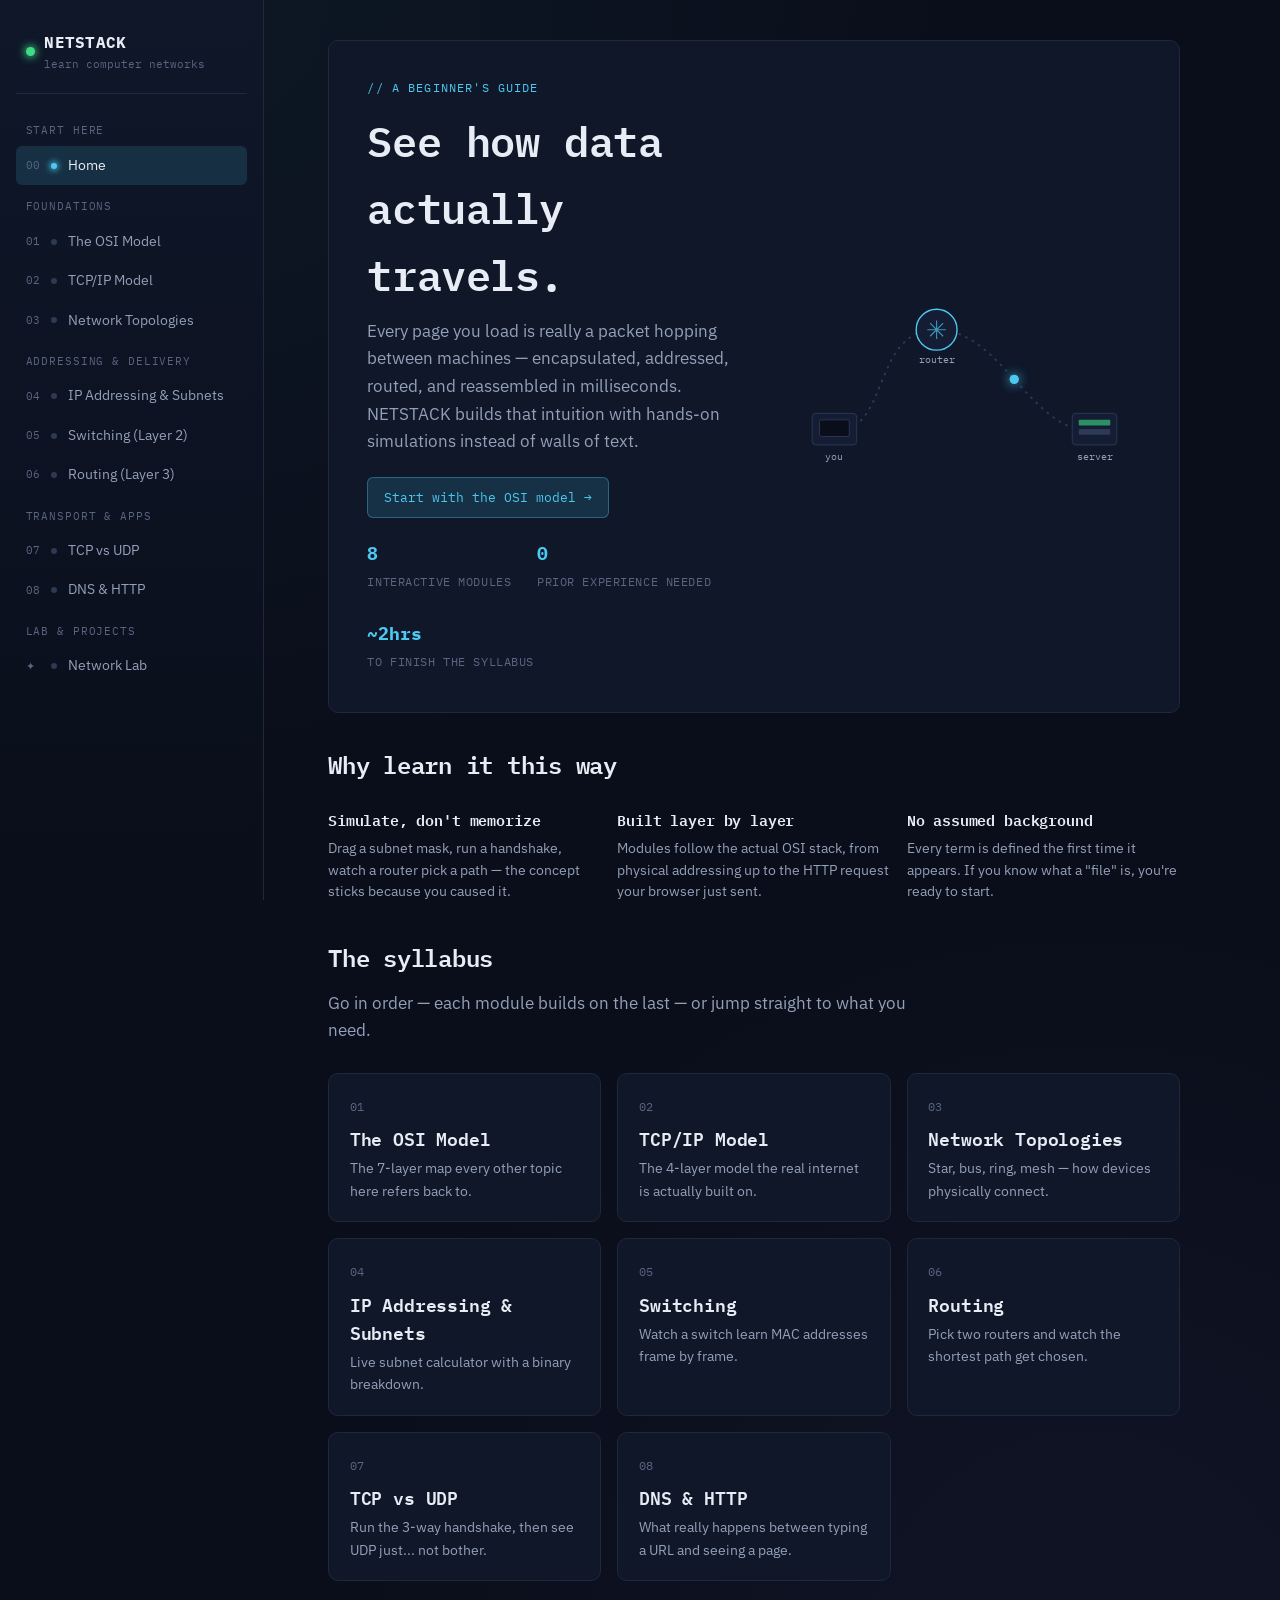
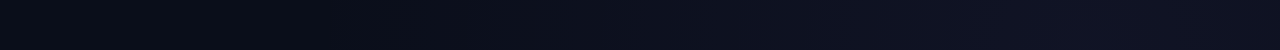
<file: index.html>
<!DOCTYPE html>
<html lang="en">
<head>
<meta charset="UTF-8">
<meta name="viewport" content="width=device-width, initial-scale=1.0">
<title>NETSTACK — Learn Computer Networks</title>
<link rel="preconnect" href="https://fonts.googleapis.com">
<link href="https://fonts.googleapis.com/css2?family=IBM+Plex+Mono:wght@400;500;600;700&family=IBM+Plex+Sans:wght@400;500;600&display=swap" rel="stylesheet">
<link rel="stylesheet" href="css/style.css">
<style>
  .hero {
    position: relative;
    border: 1px solid var(--border);
    border-radius: var(--radius);
    background: var(--bg-panel);
    padding: 2.4rem;
    overflow: hidden;
    margin-bottom: 2rem;
  }
  .hero-grid { display: grid; grid-template-columns: 1.1fr 1fr; gap: 2rem; align-items: center; }
  .hero h1 { margin-bottom: 0.6rem; }
  .hero .lede { margin-bottom: 1.4rem; }
  .hero-diagram { width: 100%; height: auto; }
  .node-label { font-family: var(--mono); font-size: 11px; fill: var(--text-2); }
  .hop-label { font-family: var(--mono); font-size: 9px; fill: var(--text-3); }

  @media (max-width: 760px) {
    .hero-grid { grid-template-columns: 1fr; }
  }

  .stat-row { display: flex; gap: 1.6rem; margin-top: 1.4rem; flex-wrap: wrap; }
  .stat { font-family: var(--mono); }
  .stat b { display: block; color: var(--cyan); font-size: 1.1rem; }
  .stat span { font-size: 0.72rem; color: var(--text-3); text-transform: uppercase; letter-spacing: 0.05em; }

  .why-grid { display: grid; grid-template-columns: repeat(3, 1fr); gap: 1rem; margin: 1.6rem 0 2.2rem; }
  @media (max-width: 760px) { .why-grid { grid-template-columns: 1fr; } }
  .why-item h4 { color: var(--text-1); font-size: 0.95rem; margin-bottom: 0.3rem; }
  .why-item p { font-size: 0.85rem; margin: 0; }
</style>
</head>
<body>
<div class="app">
  <aside class="sidebar">
    <div class="brand">
      <span class="brand-led"></span>
      <span>
        <span class="brand-name">NETSTACK</span>
        <span class="brand-sub">learn computer networks</span>
      </span>
    </div>
    <div class="nav-group-label">Start here</div>
    <a class="nav-port" href="index.html"><span class="port-num">00</span><span class="port-led"></span> Home</a>
    <div class="nav-group-label">Foundations</div>
    <a class="nav-port" href="osi-model.html"><span class="port-num">01</span><span class="port-led"></span> The OSI Model</a>
    <a class="nav-port" href="tcpip-model.html"><span class="port-num">02</span><span class="port-led"></span> TCP/IP Model</a>
    <a class="nav-port" href="topologies.html"><span class="port-num">03</span><span class="port-led"></span> Network Topologies</a>
    <div class="nav-group-label">Addressing &amp; delivery</div>
    <a class="nav-port" href="ip-addressing.html"><span class="port-num">04</span><span class="port-led"></span> IP Addressing &amp; Subnets</a>
    <a class="nav-port" href="switching.html"><span class="port-num">05</span><span class="port-led"></span> Switching (Layer 2)</a>
    <a class="nav-port" href="routing.html"><span class="port-num">06</span><span class="port-led"></span> Routing (Layer 3)</a>
    <div class="nav-group-label">Transport &amp; apps</div>
    <a class="nav-port" href="tcp-udp.html"><span class="port-num">07</span><span class="port-led"></span> TCP vs UDP</a>
    <a class="nav-port" href="dns-http.html"><span class="port-num">08</span><span class="port-led"></span> DNS &amp; HTTP</a>
    <div class="nav-group-label">Lab &amp; projects</div>
    <a class="nav-port" href="network-lab.html"><span class="port-num">✦</span><span class="port-led"></span> Network Lab</a>
  </aside>

  <main>
    <div class="hero">
      <div class="hero-grid">
        <div>
          <div class="page-eyebrow">// a beginner's guide</div>
          <h1>See how data<br>actually travels.</h1>
          <p class="lede">Every page you load is really a packet hopping between machines — encapsulated, addressed, routed, and reassembled in milliseconds. NETSTACK builds that intuition with hands-on simulations instead of walls of text.</p>
          <div class="btn-row">
            <a class="btn" href="osi-model.html">Start with the OSI model →</a>
          </div>
          <div class="stat-row">
            <div class="stat"><b>8</b><span>interactive modules</span></div>
            <div class="stat"><b>0</b><span>prior experience needed</span></div>
            <div class="stat"><b>~2hrs</b><span>to finish the syllabus</span></div>
          </div>
        </div>
        <svg class="hero-diagram" viewBox="0 0 380 220" xmlns="http://www.w3.org/2000/svg">
          <defs>
            <marker id="dot" markerWidth="4" markerHeight="4"><circle cx="2" cy="2" r="2" fill="var(--text-3)"/></marker>
          </defs>
          <path id="heroPath" d="M 50 170 C 110 170, 90 60, 160 60 S 260 170, 330 170" fill="none" stroke="var(--border-hi)" stroke-width="2" stroke-dasharray="1 7" stroke-linecap="round"/>
          <!-- You -->
          <rect x="26" y="150" width="48" height="34" rx="4" fill="var(--bg-panel-2)" stroke="var(--border-hi)"/>
          <rect x="34" y="157" width="32" height="18" rx="2" fill="var(--bg)" stroke="var(--border-hi)"/>
          <text x="50" y="200" text-anchor="middle" class="node-label">you</text>
          <!-- Router -->
          <circle cx="160" cy="60" r="22" fill="var(--bg-panel-2)" stroke="var(--cyan)" stroke-width="1.5"/>
          <path d="M150 60h20M160 50v20M153 53l14 14M167 53l-14 14" stroke="var(--cyan)" stroke-width="1.2" opacity="0.7"/>
          <text x="160" y="96" text-anchor="middle" class="node-label">router</text>
          <!-- Server -->
          <rect x="306" y="150" width="48" height="34" rx="4" fill="var(--bg-panel-2)" stroke="var(--border-hi)"/>
          <rect x="313" y="157" width="34" height="6" rx="1" fill="var(--green)" opacity="0.6"/>
          <rect x="313" y="167" width="34" height="6" rx="1" fill="var(--border-hi)"/>
          <text x="330" y="200" text-anchor="middle" class="node-label">server</text>
          <circle id="heroPacket" cx="50" cy="170" r="5" fill="var(--cyan)" style="filter:drop-shadow(0 0 6px var(--cyan))"/>
        </svg>
      </div>
    </div>

    <h2>Why learn it this way</h2>
    <div class="why-grid">
      <div class="why-item">
        <h4>Simulate, don't memorize</h4>
        <p>Drag a subnet mask, run a handshake, watch a router pick a path — the concept sticks because you caused it.</p>
      </div>
      <div class="why-item">
        <h4>Built layer by layer</h4>
        <p>Modules follow the actual OSI stack, from physical addressing up to the HTTP request your browser just sent.</p>
      </div>
      <div class="why-item">
        <h4>No assumed background</h4>
        <p>Every term is defined the first time it appears. If you know what a "file" is, you're ready to start.</p>
      </div>
    </div>

    <h2>The syllabus</h2>
    <p class="lede">Go in order — each module builds on the last — or jump straight to what you need.</p>
    <div class="card-grid">
      <a class="topic-card" href="osi-model.html"><span class="num">01</span><h3>The OSI Model</h3><p>The 7-layer map every other topic here refers back to.</p></a>
      <a class="topic-card" href="tcpip-model.html"><span class="num">02</span><h3>TCP/IP Model</h3><p>The 4-layer model the real internet is actually built on.</p></a>
      <a class="topic-card" href="topologies.html"><span class="num">03</span><h3>Network Topologies</h3><p>Star, bus, ring, mesh — how devices physically connect.</p></a>
      <a class="topic-card" href="ip-addressing.html"><span class="num">04</span><h3>IP Addressing &amp; Subnets</h3><p>Live subnet calculator with a binary breakdown.</p></a>
      <a class="topic-card" href="switching.html"><span class="num">05</span><h3>Switching</h3><p>Watch a switch learn MAC addresses frame by frame.</p></a>
      <a class="topic-card" href="routing.html"><span class="num">06</span><h3>Routing</h3><p>Pick two routers and watch the shortest path get chosen.</p></a>
      <a class="topic-card" href="tcp-udp.html"><span class="num">07</span><h3>TCP vs UDP</h3><p>Run the 3-way handshake, then see UDP just... not bother.</p></a>
      <a class="topic-card" href="dns-http.html"><span class="num">08</span><h3>DNS &amp; HTTP</h3><p>What really happens between typing a URL and seeing a page.</p></a>
    </div>
  </main>
</div>
<script src="js/main.js"></script>
<script>
  const path = document.getElementById('heroPath');
  const packet = document.getElementById('heroPacket');
  function loop() {
    animateAlongPath(packet, path, { duration: 2200, onDone: () => setTimeout(loop, 500) });
  }
  loop();
</script>
</body>
</html>
</file>
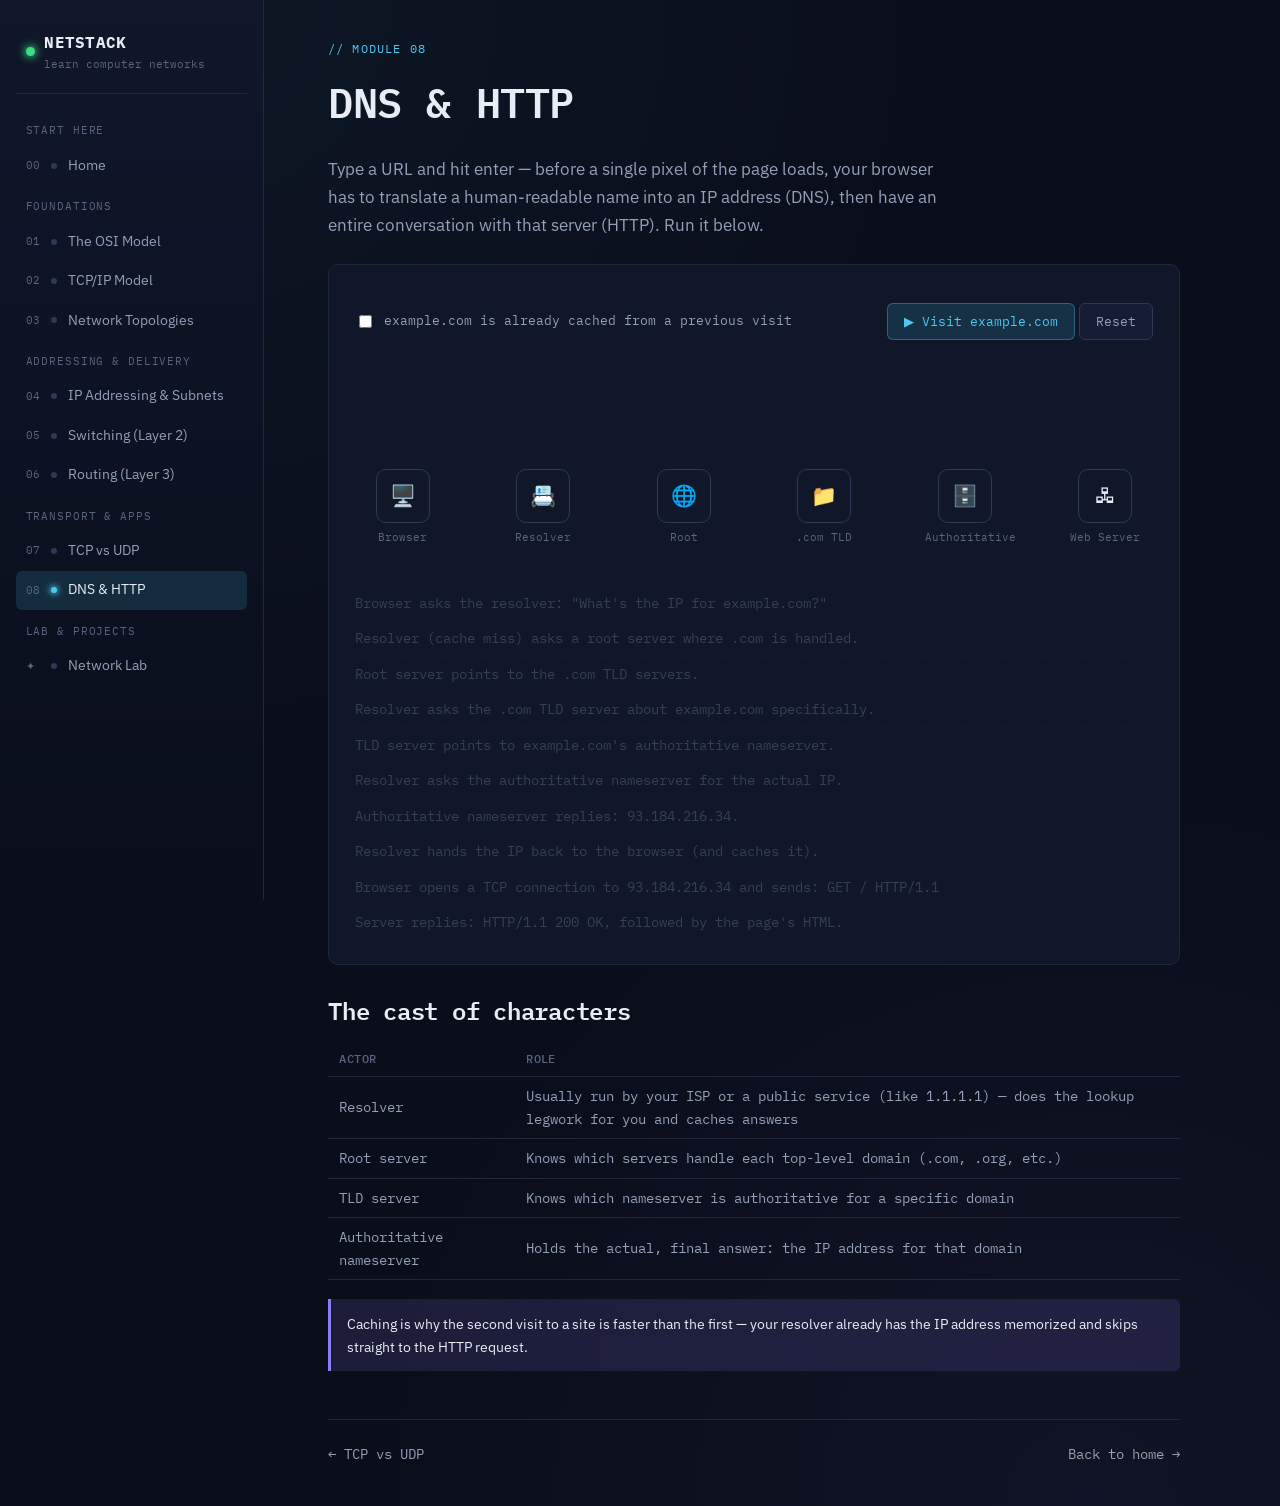
<file: dns-http.html>
<!DOCTYPE html>
<html lang="en">
<head>
<meta charset="UTF-8">
<meta name="viewport" content="width=device-width, initial-scale=1.0">
<title>DNS &amp; HTTP — NETSTACK</title>
<link href="https://fonts.googleapis.com/css2?family=IBM+Plex+Mono:wght@400;500;600;700&family=IBM+Plex+Sans:wght@400;500;600&display=swap" rel="stylesheet">
<link rel="stylesheet" href="css/style.css">
<style>
  .actor { text-align: center; }
  .actor-box {
    width: 54px; height: 54px; border-radius: 10px;
    background: var(--bg-panel); border: 1.5px solid var(--border-hi);
    display: flex; align-items: center; justify-content: center;
    margin: 0 auto 0.4rem;
    transition: border-color 0.2s, box-shadow 0.2s;
    font-size: 1.3rem;
  }
  .actor-box.active { border-color: var(--cyan); box-shadow: 0 0 14px 1px rgba(76,201,240,0.4); }
  .actor-label { font-family: var(--mono); font-size: 0.68rem; color: var(--text-3); }
  .step-line { font-family: var(--mono); font-size: 0.85rem; color: var(--text-2); padding: 0.4rem 0; border-bottom: 1px dashed var(--border); opacity: 0.3; transition: opacity 0.2s, color 0.2s; }
  .step-line.done { opacity: 1; color: var(--text-1); }
  .toggle-row { display: flex; align-items: center; gap: 0.6rem; font-family: var(--mono); font-size: 0.8rem; color: var(--text-2); }
</style>
</head>
<body>
<div class="app">
  <aside class="sidebar" id="sidebar-slot"></aside>
  <main>
    <div class="page-eyebrow">// module 08</div>
    <h1>DNS &amp; HTTP</h1>
    <p class="lede">Type a URL and hit enter — before a single pixel of the page loads, your browser has to translate a human-readable name into an IP address (DNS), then have an entire conversation with that server (HTTP). Run it below.</p>

    <div class="panel">
      <div class="btn-row" style="justify-content: space-between; align-items:center">
        <div class="toggle-row">
          <input type="checkbox" id="cachedToggle"> <label for="cachedToggle">example.com is already cached from a previous visit</label>
        </div>
        <div>
          <button class="btn" id="playDns">▶ Visit example.com</button>
          <button class="btn secondary" id="resetDns">Reset</button>
        </div>
      </div>

      <svg id="dnsSvg" viewBox="0 0 900 140" width="100%" style="margin-top:1rem"></svg>
      <div id="actorRow" style="display:flex; justify-content: space-between; margin-top:-2.2rem; padding: 0 1%;"></div>

      <div id="stepList" style="margin-top:2.5rem"></div>
    </div>

    <h2>The cast of characters</h2>
    <table>
      <thead><tr><th>Actor</th><th>Role</th></tr></thead>
      <tbody>
        <tr><td>Resolver</td><td>Usually run by your ISP or a public service (like 1.1.1.1) — does the lookup legwork for you and caches answers</td></tr>
        <tr><td>Root server</td><td>Knows which servers handle each top-level domain (.com, .org, etc.)</td></tr>
        <tr><td>TLD server</td><td>Knows which nameserver is authoritative for a specific domain</td></tr>
        <tr><td>Authoritative nameserver</td><td>Holds the actual, final answer: the IP address for that domain</td></tr>
      </tbody>
    </table>
    <div class="callout">Caching is why the second visit to a site is faster than the first — your resolver already has the IP address memorized and skips straight to the HTTP request.</div>

    <div class="footer-nav">
      <a href="tcp-udp.html">← TCP vs UDP</a>
      <a href="index.html">Back to home →</a>
    </div>
  </main>
</div>
<script src="js/nav.js"></script>
<script src="js/main.js"></script>
<script>
const ACTORS = [
  { id: 'browser', x: 40,  icon: '🖥️', label: 'Browser' },
  { id: 'resolver', x: 220, icon: '📇', label: 'Resolver' },
  { id: 'root', x: 400, icon: '🌐', label: 'Root' },
  { id: 'tld', x: 560, icon: '📁', label: '.com TLD' },
  { id: 'auth', x: 720, icon: '🗄️', label: 'Authoritative' },
  { id: 'server', x: 860, icon: '🖧', label: 'Web Server' },
];
const Y = 40;

const svg = document.getElementById('dnsSvg');
const ns = 'http://www.w3.org/2000/svg';
const actorRow = document.getElementById('actorRow');

ACTORS.forEach(a => {
  const d = document.createElement('div');
  d.className = 'actor';
  d.style.width = '80px';
  d.innerHTML = `<div class="actor-box" id="box-${a.id}">${a.icon}</div><div class="actor-label">${a.label}</div>`;
  actorRow.appendChild(d);
});

function pos(id) { return ACTORS.find(a => a.id === id); }

const FULL_STEPS = [
  { src:'browser', dst:'resolver', label:'Browser asks the resolver: "What\'s the IP for example.com?"', cacheSkip:false },
  { src:'resolver', dst:'root', label:'Resolver (cache miss) asks a root server where .com is handled.', cacheSkip:true },
  { src:'root', dst:'resolver', label:'Root server points to the .com TLD servers.', cacheSkip:true },
  { src:'resolver', dst:'tld', label:'Resolver asks the .com TLD server about example.com specifically.', cacheSkip:true },
  { src:'tld', dst:'resolver', label:'TLD server points to example.com\'s authoritative nameserver.', cacheSkip:true },
  { src:'resolver', dst:'auth', label:'Resolver asks the authoritative nameserver for the actual IP.', cacheSkip:true },
  { src:'auth', dst:'resolver', label:'Authoritative nameserver replies: 93.184.216.34.', cacheSkip:true },
  { src:'resolver', dst:'browser', label:'Resolver hands the IP back to the browser (and caches it).', cacheSkip:false },
  { src:'browser', dst:'server', label:'Browser opens a TCP connection to 93.184.216.34 and sends: GET / HTTP/1.1', cacheSkip:false },
  { src:'server', dst:'browser', label:'Server replies: HTTP/1.1 200 OK, followed by the page\'s HTML.', cacheSkip:false },
];

function buildStepList(cached) {
  const list = document.getElementById('stepList');
  list.innerHTML = '';
  const steps = FULL_STEPS.filter(s => !(cached && s.cacheSkip));
  steps.forEach((s, i) => {
    const d = document.createElement('div');
    d.className = 'step-line';
    d.id = 'step-' + i;
    d.textContent = s.label;
    list.appendChild(d);
  });
  return steps;
}
let activeSteps = buildStepList(false);

function wait(ms){ return new Promise(r=>setTimeout(r,ms)); }

function clearActive() {
  ACTORS.forEach(a => document.getElementById('box-'+a.id).classList.remove('active'));
}

async function playDns() {
  const cached = document.getElementById('cachedToggle').checked;
  resetVisual();
  activeSteps = buildStepList(cached);
  document.getElementById('playDns').disabled = true;

  for (let i=0;i<activeSteps.length;i++) {
    const s = activeSteps[i];
    clearActive();
    document.getElementById('box-'+s.src).classList.add('active');
    document.getElementById('box-'+s.dst).classList.add('active');

    const a = pos(s.src), b = pos(s.dst);
    const dist = Math.abs(b.x - a.x);
    const curve = Math.min(30, dist * 0.12);
    const path = document.createElementNS(ns, 'path');
    const midx = (a.x + b.x) / 2;
    path.setAttribute('d', `M ${a.x} ${Y} Q ${midx} ${Y - 20 - curve} ${b.x} ${Y}`);
    path.setAttribute('fill', 'none');
    path.setAttribute('stroke', 'var(--border-hi)');
    path.setAttribute('stroke-width', '1.5');
    path.setAttribute('stroke-dasharray', '3 4');
    svg.appendChild(path);

    const dot = document.createElementNS(ns, 'circle');
    dot.setAttribute('r', 6);
    dot.setAttribute('fill', 'var(--cyan)');
    dot.style.filter = 'drop-shadow(0 0 6px var(--cyan))';
    svg.appendChild(dot);

    document.getElementById('step-'+i).classList.add('done');

    await new Promise(resolve => animateAlongPath(dot, path, { duration: 800, onDone: resolve }));
    dot.remove();
    await wait(150);
  }
  clearActive();
  document.getElementById('playDns').disabled = false;
}

function resetVisual() {
  svg.innerHTML = '';
  clearActive();
  document.querySelectorAll('.step-line').forEach(el => el.classList.remove('done'));
}

document.getElementById('playDns').addEventListener('click', playDns);
document.getElementById('resetDns').addEventListener('click', () => { resetVisual(); buildStepList(document.getElementById('cachedToggle').checked); });
document.getElementById('cachedToggle').addEventListener('change', (e) => { resetVisual(); buildStepList(e.target.checked); });
</script>
</body>
</html>
</file>
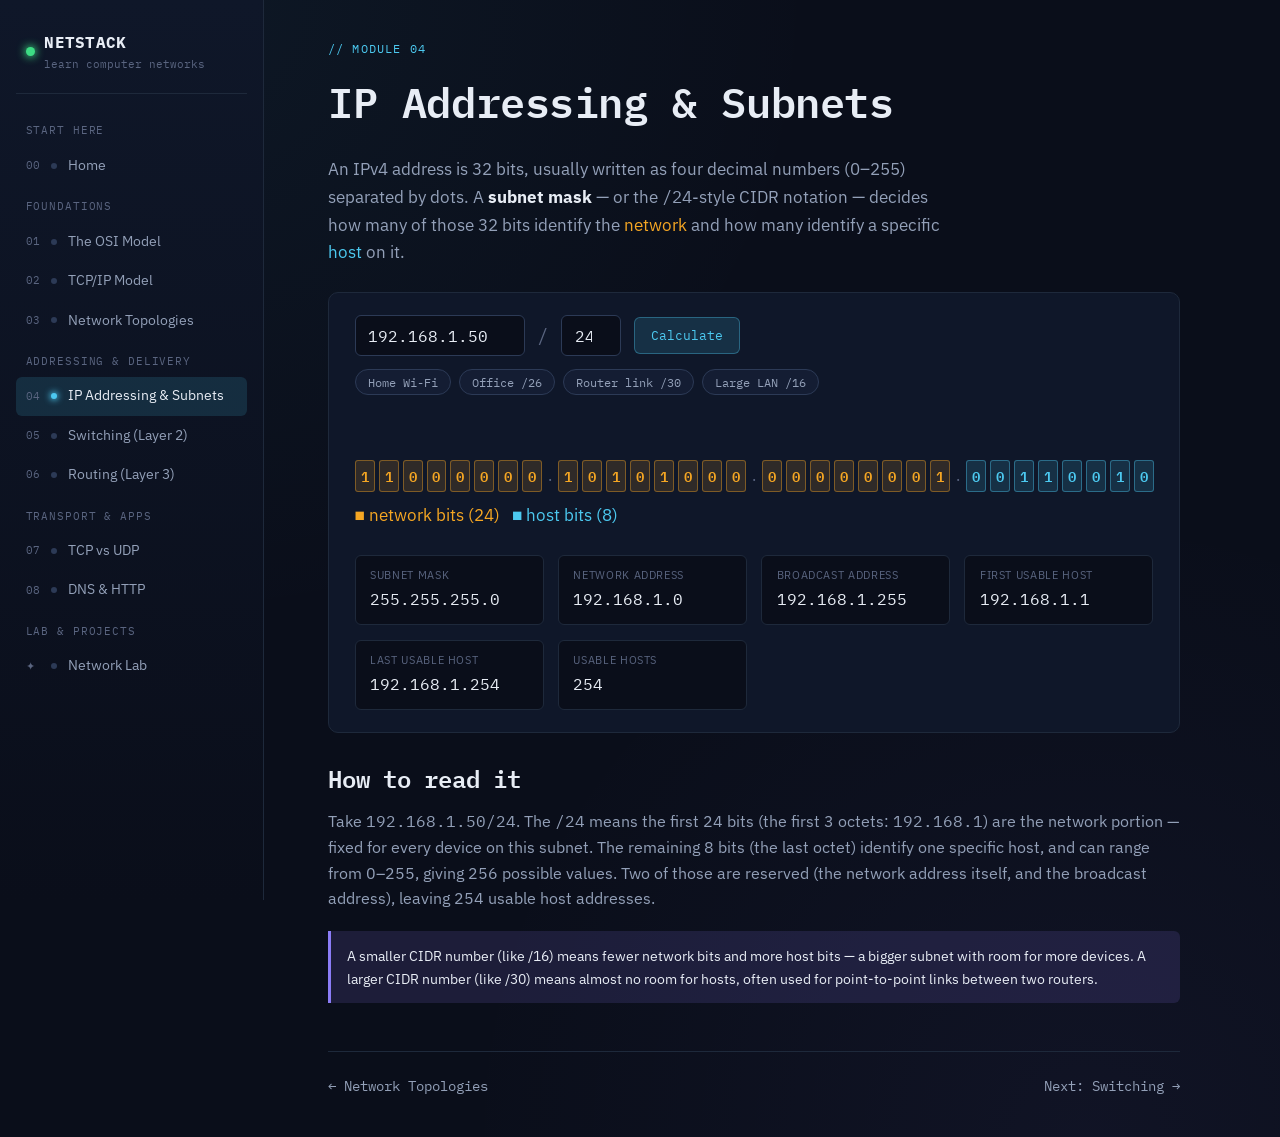
<file: ip-addressing.html>
<!DOCTYPE html>
<html lang="en">
<head>
<meta charset="UTF-8">
<meta name="viewport" content="width=device-width, initial-scale=1.0">
<title>IP Addressing &amp; Subnets — NETSTACK</title>
<link href="https://fonts.googleapis.com/css2?family=IBM+Plex+Mono:wght@400;500;600;700&family=IBM+Plex+Sans:wght@400;500;600&display=swap" rel="stylesheet">
<link rel="stylesheet" href="css/style.css">
<style>
  .calc-row { display: flex; align-items: center; gap: 0.8rem; flex-wrap: wrap; }
  .calc-row input { width: 170px; font-size: 1rem; padding: 0.6rem 0.8rem; }
  .calc-row .slash { font-family: var(--mono); color: var(--text-3); font-size: 1.2rem; }
  .calc-row input#cidr { width: 60px; }

  .binary-wrap { margin-top: 1.6rem; }
  .octet-row { display: flex; gap: 4px; margin-bottom: 6px; }
  .bit {
    width: 26px; height: 32px;
    display: flex; align-items: center; justify-content: center;
    font-family: var(--mono); font-size: 0.85rem; font-weight: 600;
    border-radius: 3px;
    background: var(--bg);
    border: 1px solid var(--border);
  }
  .bit.net { color: var(--amber); border-color: rgba(245,166,35,0.4); background: var(--amber-dim); }
  .bit.host { color: var(--cyan); border-color: rgba(76,201,240,0.4); background: var(--cyan-dim); }
  .octet-dot { color: var(--text-3); align-self: center; padding: 0 2px; }

  .result-grid { display: grid; grid-template-columns: repeat(auto-fit, minmax(180px,1fr)); gap: 0.9rem; margin-top: 1.6rem; }
  .result-item { background: var(--bg); border: 1px solid var(--border); border-radius: var(--radius-sm); padding: 0.7rem 0.9rem; }
  .result-item .rlabel { font-size: 0.68rem; text-transform: uppercase; letter-spacing: 0.06em; color: var(--text-3); display:block; margin-bottom:0.2rem; }
  .result-item .rvalue { font-family: var(--mono); color: var(--text-1); font-size: 1rem; }

  .presets { display: flex; gap: 0.5rem; flex-wrap: wrap; margin: 0.8rem 0 1.4rem; }
  .preset-btn { font-family: var(--mono); font-size: 0.75rem; background: var(--bg-panel-2); border: 1px solid var(--border-hi); color: var(--text-2); border-radius: 999px; padding: 0.3rem 0.75rem; cursor: pointer; }
  .preset-btn:hover { color: var(--text-1); border-color: var(--cyan); }
  .error-msg { color: var(--red); font-family: var(--mono); font-size: 0.85rem; min-height: 1.2em; }
</style>
</head>
<body>
<div class="app">
  <aside class="sidebar" id="sidebar-slot"></aside>
  <main>
    <div class="page-eyebrow">// module 04</div>
    <h1>IP Addressing &amp; Subnets</h1>
    <p class="lede">An IPv4 address is 32 bits, usually written as four decimal numbers (0–255) separated by dots. A <b style="color:var(--text-1)">subnet mask</b> — or the <code>/24</code>-style CIDR notation — decides how many of those 32 bits identify the <span style="color:var(--amber)">network</span> and how many identify a specific <span style="color:var(--cyan)">host</span> on it.</p>

    <div class="panel">
      <div class="calc-row">
        <input type="text" id="ipInput" value="192.168.1.50" class="mono">
        <span class="slash">/</span>
        <input type="number" id="cidr" value="24" min="0" max="32" class="mono">
        <button class="btn" id="calcBtn">Calculate</button>
      </div>
      <div class="presets" id="presets"></div>
      <div class="error-msg" id="errorMsg"></div>

      <div class="binary-wrap" id="binaryWrap"></div>

      <div class="result-grid" id="resultGrid"></div>
    </div>

    <h2>How to read it</h2>
    <p>Take <code>192.168.1.50/24</code>. The <code>/24</code> means the first 24 bits (the first 3 octets: <code>192.168.1</code>) are the network portion — fixed for every device on this subnet. The remaining 8 bits (the last octet) identify one specific host, and can range from 0–255, giving 256 possible values. Two of those are reserved (the network address itself, and the broadcast address), leaving 254 usable host addresses.</p>

    <div class="callout">A smaller CIDR number (like /16) means fewer network bits and more host bits — a bigger subnet with room for more devices. A larger CIDR number (like /30) means almost no room for hosts, often used for point-to-point links between two routers.</div>

    <div class="footer-nav">
      <a href="topologies.html">← Network Topologies</a>
      <a href="switching.html">Next: Switching →</a>
    </div>
  </main>
</div>
<script src="js/nav.js"></script>
<script src="js/main.js"></script>
<script>
function ipToInt(ip) {
  const parts = ip.trim().split('.');
  if (parts.length !== 4) return null;
  const nums = parts.map(p => Number(p));
  if (nums.some(n => !Number.isInteger(n) || n < 0 || n > 255)) return null;
  return ((nums[0] << 24) | (nums[1] << 16) | (nums[2] << 8) | nums[3]) >>> 0;
}
function intToIp(int) {
  return [(int >>> 24) & 255, (int >>> 16) & 255, (int >>> 8) & 255, int & 255].join('.');
}
function intToBinary(int) {
  return (int >>> 0).toString(2).padStart(32, '0');
}

const presets = [
  { label: 'Home Wi-Fi', ip: '192.168.1.50', cidr: 24 },
  { label: 'Office /26', ip: '10.0.5.10', cidr: 26 },
  { label: 'Router link /30', ip: '203.0.113.1', cidr: 30 },
  { label: 'Large LAN /16', ip: '172.16.4.20', cidr: 16 },
];
const presetsEl = document.getElementById('presets');
presets.forEach(p => {
  const b = document.createElement('button');
  b.className = 'preset-btn';
  b.textContent = p.label;
  b.addEventListener('click', () => {
    document.getElementById('ipInput').value = p.ip;
    document.getElementById('cidr').value = p.cidr;
    calculate();
  });
  presetsEl.appendChild(b);
});

function calculate() {
  const ipStr = document.getElementById('ipInput').value;
  const cidr = Number(document.getElementById('cidr').value);
  const errorEl = document.getElementById('errorMsg');
  const ipInt = ipToInt(ipStr);

  if (ipInt === null) { errorEl.textContent = 'Enter a valid IPv4 address, e.g. 192.168.1.1'; return; }
  if (!Number.isInteger(cidr) || cidr < 0 || cidr > 32) { errorEl.textContent = 'CIDR must be a number between 0 and 32'; return; }
  errorEl.textContent = '';

  const mask = cidr === 0 ? 0 : (0xFFFFFFFF << (32 - cidr)) >>> 0;
  const network = (ipInt & mask) >>> 0;
  const broadcast = (network | (~mask >>> 0)) >>> 0;
  const hostBits = 32 - cidr;
  const totalHosts = Math.pow(2, hostBits);
  const usable = hostBits <= 1 ? 0 : totalHosts - 2;
  const firstHost = hostBits <= 1 ? network : network + 1;
  const lastHost = hostBits <= 1 ? broadcast : broadcast - 1;

  // binary breakdown
  const bin = intToBinary(ipInt);
  const wrap = document.getElementById('binaryWrap');
  wrap.innerHTML = '';
  const row = document.createElement('div');
  row.className = 'octet-row';
  for (let i = 0; i < 32; i++) {
    if (i > 0 && i % 8 === 0) {
      const dot = document.createElement('span');
      dot.className = 'octet-dot';
      dot.textContent = '.';
      row.appendChild(dot);
    }
    const bit = document.createElement('div');
    bit.className = 'bit ' + (i < cidr ? 'net' : 'host');
    bit.textContent = bin[i];
    row.appendChild(bit);
  }
  wrap.appendChild(row);
  const capt = document.createElement('p');
  capt.className = 'lede';
  capt.style.marginTop = '0.6rem';
  capt.innerHTML = `<span style="color:var(--amber)">■ network bits (${cidr})</span> &nbsp; <span style="color:var(--cyan)">■ host bits (${hostBits})</span>`;
  wrap.appendChild(capt);

  const results = [
    ['Subnet mask', intToIp(mask)],
    ['Network address', intToIp(network)],
    ['Broadcast address', intToIp(broadcast)],
    ['First usable host', hostBits <= 1 ? '—' : intToIp(firstHost)],
    ['Last usable host', hostBits <= 1 ? '—' : intToIp(lastHost)],
    ['Usable hosts', usable.toLocaleString()],
  ];
  const grid = document.getElementById('resultGrid');
  grid.innerHTML = '';
  results.forEach(([label, value]) => {
    const item = document.createElement('div');
    item.className = 'result-item';
    item.innerHTML = `<span class="rlabel">${label}</span><span class="rvalue">${value}</span>`;
    grid.appendChild(item);
  });
}

document.getElementById('calcBtn').addEventListener('click', calculate);
['ipInput','cidr'].forEach(id => {
  document.getElementById(id).addEventListener('keydown', e => { if (e.key === 'Enter') calculate(); });
});
calculate();
</script>
</body>
</html>
</file>
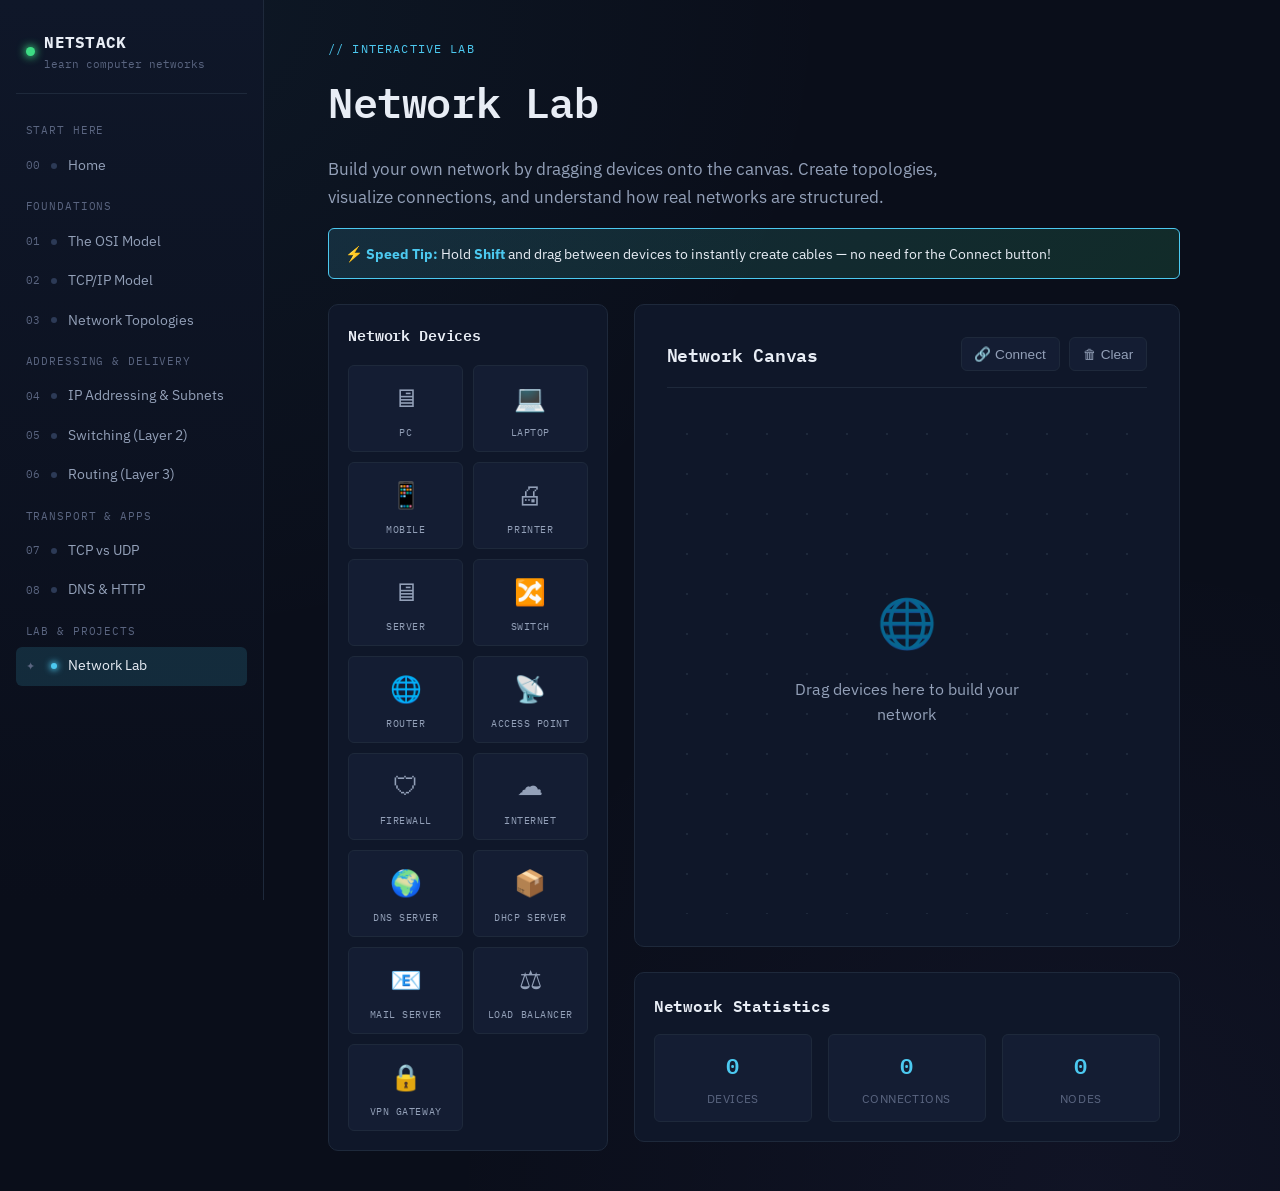
<file: network-lab.html>
<!DOCTYPE html>
<html lang="en">
<head>
<meta charset="UTF-8">
<meta name="viewport" content="width=device-width, initial-scale=1.0">
<title>Network Lab — NETSTACK</title>
<link rel="preconnect" href="https://fonts.googleapis.com">
<link href="https://fonts.googleapis.com/css2?family=IBM+Plex+Mono:wght@400;500;600;700&family=IBM+Plex+Sans:wght@400;500;600&display=swap" rel="stylesheet">
<link rel="stylesheet" href="css/style.css">
<style>
  .lab-container {
    display: grid;
    grid-template-columns: 280px 1fr;
    gap: 1.6rem;
    margin-top: 1.6rem;
  }

  @media (max-width: 1024px) {
    .lab-container {
      grid-template-columns: 1fr;
    }
  }

  .device-palette {
    background: var(--bg-panel);
    border: 1px solid var(--border);
    border-radius: var(--radius);
    padding: 1.2rem;
    height: fit-content;
    position: sticky;
    top: 120px;
  }

  .device-palette h3 {
    margin-top: 0;
    margin-bottom: 1rem;
    color: var(--text-1);
    font-size: 0.95rem;
  }

  .device-grid {
    display: grid;
    grid-template-columns: repeat(2, 1fr);
    gap: 0.6rem;
  }

  .device-btn {
    display: flex;
    flex-direction: column;
    align-items: center;
    gap: 0.4rem;
    padding: 0.8rem;
    background: var(--bg-panel-2);
    border: 1px solid var(--border);
    border-radius: var(--radius-sm);
    cursor: grab;
    transition: all 0.15s;
    font-size: 0.8rem;
    color: var(--text-2);
    user-select: none;
  }

  .device-btn:hover {
    background: var(--bg-raised);
    border-color: var(--border-hi);
    color: var(--cyan);
  }

  .device-btn:active {
    cursor: grabbing;
  }

  .device-emoji {
    font-size: 1.6rem;
  }

  .device-name {
    font-family: var(--mono);
    font-size: 0.65rem;
    text-transform: uppercase;
    letter-spacing: 0.05em;
    text-align: center;
    line-height: 1.2;
  }

  .canvas-area {
    background: var(--bg-panel);
    border: 1px solid var(--border);
    border-radius: var(--radius);
    padding: 2rem;
    min-height: 600px;
    position: relative;
    overflow: auto;
  }

  .canvas-header {
    display: flex;
    justify-content: space-between;
    align-items: center;
    margin-bottom: 1.6rem;
    padding-bottom: 1rem;
    border-bottom: 1px solid var(--border);
  }

  .canvas-header h3 {
    margin: 0;
    color: var(--text-1);
  }

  .canvas-tools {
    display: flex;
    gap: 0.6rem;
  }

  .icon-btn {
    padding: 0.5rem 0.8rem;
    background: var(--bg-panel-2);
    border: 1px solid var(--border);
    border-radius: var(--radius-sm);
    color: var(--text-2);
    cursor: pointer;
    font-size: 0.85rem;
    transition: all 0.15s;
  }

  .icon-btn:hover {
    background: var(--bg-raised);
    border-color: var(--cyan);
    color: var(--cyan);
  }

  .canvas-content {
    position: relative;
    min-height: 500px;
    background: 
      radial-gradient(circle at 20px 20px, var(--border) 1px, transparent 1px);
    background-size: 40px 40px;
    background-position: 0 0;
  }

  #connectionsSvg {
    position: absolute !important;
    top: 0 !important;
    left: 0 !important;
    width: 100% !important;
    height: 100% !important;
    z-index: 10 !important;
    pointer-events: none !important;
  }

  .network-node {
    position: absolute;
    display: flex;
    flex-direction: column;
    align-items: center;
    gap: 0.4rem;
    cursor: move;
    user-select: none;
    padding: 0.6rem;
    background: var(--bg-panel-2);
    border: 2px solid var(--border);
    border-radius: var(--radius-sm);
    transition: all 0.15s;
  }

  .network-node::after {
    content: '';
    position: absolute;
    width: 8px;
    height: 8px;
    background: var(--cyan);
    border-radius: 50%;
    top: -4px;
    right: -4px;
    opacity: 0;
    transition: opacity 0.15s;
    box-shadow: 0 0 6px var(--cyan);
  }

  .network-node:hover::after {
    opacity: 0.6;
  }

  .network-node:hover {
    border-color: var(--cyan);
    box-shadow: 0 0 12px rgba(76, 201, 240, 0.3);
  }

  .network-node.selected {
    border-color: var(--cyan);
    box-shadow: 0 0 16px var(--cyan-dim);
  }

  .network-node.dragging {
    opacity: 0.7;
    z-index: 1000;
  }

  .network-node.connecting {
    border-color: var(--amber);
  }

  .temp-connection-line {
    stroke: var(--amber);
    stroke-width: 2;
    stroke-dasharray: 4 4;
    opacity: 0.7;
  }

  .node-emoji {
    font-size: 1.8rem;
  }

  .node-label {
    font-family: var(--mono);
    font-size: 0.7rem;
    color: var(--text-3);
    text-align: center;
    max-width: 60px;
    word-break: break-word;
  }

  .node-delete {
    position: absolute;
    top: -8px;
    right: -8px;
    width: 20px;
    height: 20px;
    background: var(--red);
    border: 1px solid var(--bg);
    border-radius: 50%;
    color: white;
    font-size: 0.7rem;
    display: flex;
    align-items: center;
    justify-content: center;
    cursor: pointer;
    opacity: 0;
    transition: opacity 0.15s;
  }

  .network-node:hover .node-delete {
    opacity: 1;
  }

  .empty-state {
    position: absolute;
    top: 50%;
    left: 50%;
    transform: translate(-50%, -50%);
    text-align: center;
    color: var(--text-3);
  }

  .empty-state-icon {
    font-size: 3rem;
    margin-bottom: 1rem;
    opacity: 0.5;
  }

  .connection-line {
    position: absolute;
    stroke: var(--border-hi);
    stroke-width: 2;
    fill: none;
    pointer-events: none;
  }

  .connection-line.active {
    stroke: var(--cyan);
    stroke-dasharray: 4 4;
  }

  /* Cable type styles */
  .cable-ethernet {
    stroke: var(--green);
    stroke-width: 2.5;
    pointer-events: auto;
    cursor: pointer;
  }

  .cable-fiber {
    stroke: var(--violet);
    stroke-width: 2;
    stroke-dasharray: 2 4;
    pointer-events: auto;
    cursor: pointer;
  }

  .cable-wireless {
    stroke: var(--cyan);
    stroke-width: 2;
    stroke-dasharray: 6 2;
    pointer-events: auto;
    cursor: pointer;
  }

  .cable-power {
    stroke: var(--red);
    stroke-width: 2;
    pointer-events: auto;
    cursor: pointer;
  }

  /* Cable label */
  .cable-label {
    position: absolute;
    background: var(--bg-panel-2);
    border: 1px solid var(--border);
    border-radius: 4px;
    padding: 0.4rem 0.6rem;
    font-size: 0.7rem;
    color: var(--text-2);
    font-family: var(--mono);
    pointer-events: none;
    opacity: 0;
    transition: opacity 0.15s;
    z-index: 100;
  }

  .cable-label.visible {
    opacity: 1;
  }

  .cable-label .type {
    color: var(--cyan);
    font-weight: 600;
  }

  .cable-label .speed {
    color: var(--text-3);
    font-size: 0.65rem;
  }

  .cable-type-selector {
    position: fixed;
    background: var(--bg-panel);
    border: 1px solid var(--border);
    border-radius: var(--radius-sm);
    padding: 0.8rem;
    box-shadow: 0 4px 16px rgba(0, 0, 0, 0.4);
    z-index: 2000;
    display: none;
  }

  .cable-type-selector.visible {
    display: block;
  }

  .cable-type-option {
    padding: 0.5rem 0.8rem;
    cursor: pointer;
    border-radius: 4px;
    font-size: 0.8rem;
    transition: all 0.15s;
    margin-bottom: 0.3rem;
    font-family: var(--mono);
  }

  .cable-type-option:last-child {
    margin-bottom: 0;
  }

  .cable-type-option:hover {
    background: var(--bg-panel-2);
  }

  .cable-type-option.selected {
    background: var(--cyan-dim);
    color: var(--cyan);
    border: 1px solid var(--cyan);
  }

  .info-panel {
    background: var(--bg-panel);
    border: 1px solid var(--border);
    border-radius: var(--radius);
    padding: 1.2rem;
    margin-top: 1.6rem;
  }

  .info-panel h4 {
    margin-top: 0;
    color: var(--text-1);
  }

  .stats-grid {
    display: grid;
    grid-template-columns: repeat(3, 1fr);
    gap: 1rem;
    margin-top: 1rem;
  }

  @media (max-width: 600px) {
    .stats-grid {
      grid-template-columns: 1fr;
    }
  }

  .stat-item {
    background: var(--bg-panel-2);
    padding: 0.8rem;
    border-radius: var(--radius-sm);
    border: 1px solid var(--border);
    text-align: center;
  }

  .stat-item .stat-value {
    font-family: var(--mono);
    font-size: 1.4rem;
    color: var(--cyan);
    font-weight: 600;
  }

  .stat-item .stat-label {
    font-size: 0.75rem;
    color: var(--text-3);
    text-transform: uppercase;
    letter-spacing: 0.05em;
    margin-top: 0.3rem;
  }

  .quick-tip {
    background: linear-gradient(135deg, var(--cyan-dim), var(--green-dim));
    border: 1px solid var(--cyan);
    border-radius: var(--radius-sm);
    padding: 0.8rem 1rem;
    margin-bottom: 1.6rem;
    font-size: 0.9rem;
    color: var(--text-1);
  }

  .quick-tip strong {
    color: var(--cyan);
  }
</style>
</head>
<body>
<div class="app">
  <aside class="sidebar" id="sidebar-slot"></aside>
  <main>
    <div class="page-eyebrow">// interactive lab</div>
    <h1>Network Lab</h1>
    <p class="lede">Build your own network by dragging devices onto the canvas. Create topologies, visualize connections, and understand how real networks are structured.</p>

    <div class="quick-tip">
      <strong>⚡ Speed Tip:</strong> Hold <strong>Shift</strong> and drag between devices to instantly create cables — no need for the Connect button!
    </div>

    <div class="lab-container">
      <!-- Device Palette -->
      <div class="device-palette">
        <h3>Network Devices</h3>
        <div class="device-grid">
          <div class="device-btn" draggable="true" data-type="pc" data-emoji="🖥">
            <div class="device-emoji">🖥</div>
            <div class="device-name">PC</div>
          </div>
          <div class="device-btn" draggable="true" data-type="laptop" data-emoji="💻">
            <div class="device-emoji">💻</div>
            <div class="device-name">Laptop</div>
          </div>
          <div class="device-btn" draggable="true" data-type="mobile" data-emoji="📱">
            <div class="device-emoji">📱</div>
            <div class="device-name">Mobile</div>
          </div>
          <div class="device-btn" draggable="true" data-type="printer" data-emoji="🖨">
            <div class="device-emoji">🖨</div>
            <div class="device-name">Printer</div>
          </div>
          <div class="device-btn" draggable="true" data-type="server" data-emoji="🖥">
            <div class="device-emoji">🖥</div>
            <div class="device-name">Server</div>
          </div>
          <div class="device-btn" draggable="true" data-type="switch" data-emoji="🔀">
            <div class="device-emoji">🔀</div>
            <div class="device-name">Switch</div>
          </div>
          <div class="device-btn" draggable="true" data-type="router" data-emoji="🌐">
            <div class="device-emoji">🌐</div>
            <div class="device-name">Router</div>
          </div>
          <div class="device-btn" draggable="true" data-type="access-point" data-emoji="📡">
            <div class="device-emoji">📡</div>
            <div class="device-name">Access Point</div>
          </div>
          <div class="device-btn" draggable="true" data-type="firewall" data-emoji="🛡">
            <div class="device-emoji">🛡</div>
            <div class="device-name">Firewall</div>
          </div>
          <div class="device-btn" draggable="true" data-type="internet" data-emoji="☁">
            <div class="device-emoji">☁</div>
            <div class="device-name">Internet</div>
          </div>
          <div class="device-btn" draggable="true" data-type="dns-server" data-emoji="🌍">
            <div class="device-emoji">🌍</div>
            <div class="device-name">DNS Server</div>
          </div>
          <div class="device-btn" draggable="true" data-type="dhcp-server" data-emoji="📦">
            <div class="device-emoji">📦</div>
            <div class="device-name">DHCP Server</div>
          </div>
          <div class="device-btn" draggable="true" data-type="mail-server" data-emoji="📧">
            <div class="device-emoji">📧</div>
            <div class="device-name">Mail Server</div>
          </div>
          <div class="device-btn" draggable="true" data-type="load-balancer" data-emoji="⚖">
            <div class="device-emoji">⚖</div>
            <div class="device-name">Load Balancer</div>
          </div>
          <div class="device-btn" draggable="true" data-type="vpn-gateway" data-emoji="🔒">
            <div class="device-emoji">🔒</div>
            <div class="device-name">VPN Gateway</div>
          </div>
        </div>
      </div>

      <!-- Canvas Area -->
      <div>
        <div class="canvas-area">
          <div class="canvas-header">
            <h3>Network Canvas</h3>
            <div class="canvas-tools">
              <button class="icon-btn" id="connectMode" title="Connect two devices">🔗 Connect</button>
              <button class="icon-btn" id="clearCanvas" title="Clear all">🗑 Clear</button>
            </div>
          </div>
          <div class="canvas-content" id="canvasContent">
            <svg class="connection-line" id="connectionsSvg"></svg>
            <div class="empty-state">
              <div class="empty-state-icon">🌐</div>
              <p>Drag devices here to build your network</p>
            </div>
          </div>
        </div>

        <!-- Info Panel -->
        <div class="info-panel">
          <h4>Network Statistics</h4>
          <div class="stats-grid">
            <div class="stat-item">
              <div class="stat-value" id="deviceCount">0</div>
              <div class="stat-label">Devices</div>
            </div>
            <div class="stat-item">
              <div class="stat-value" id="connectionCount">0</div>
              <div class="stat-label">Connections</div>
            </div>
            <div class="stat-item">
              <div class="stat-value" id="nodeCount">0</div>
              <div class="stat-label">Nodes</div>
            </div>
          </div>
        </div>
      </div>
    </div>
  </main>
</div>

<script src="js/nav.js"></script>
<script>
// Cable types with properties
const cableTypes = {
  ethernet: {
    name: 'Ethernet',
    speed: '1 Gbps',
    latency: '0.1 ms',
    class: 'cable-ethernet',
    icon: '🔌',
    maxLength: 100
  },
  fiber: {
    name: 'Fiber Optic',
    speed: '100 Gbps',
    latency: '0.002 ms',
    class: 'cable-fiber',
    icon: '💡',
    maxLength: 10000
  },
  wireless: {
    name: 'Wireless (WiFi)',
    speed: '300 Mbps',
    latency: '1-5 ms',
    class: 'cable-wireless',
    icon: '📶',
    maxLength: 300
  },
  power: {
    name: 'Power Cable',
    speed: 'N/A',
    latency: 'N/A',
    class: 'cable-power',
    icon: '⚡',
    maxLength: 30
  }
};

// Device connection capabilities
const deviceCapabilities = {
  'pc': { wired: ['ethernet'], wireless: ['wireless'], power: true },
  'laptop': { wired: ['ethernet'], wireless: ['wireless'], power: true },
  'mobile': { wireless: ['wireless'], power: true },
  'printer': { wired: ['ethernet'], wireless: ['wireless'], power: true },
  'server': { wired: ['ethernet', 'fiber'], power: true },
  'switch': { wired: ['ethernet', 'fiber'], power: true },
  'router': { wired: ['ethernet', 'fiber'], wireless: ['wireless'], power: true },
  'access-point': { wired: ['ethernet'], wireless: ['wireless'], power: true },
  'firewall': { wired: ['ethernet', 'fiber'], power: true },
  'internet': { wired: ['fiber'], wireless: ['wireless'] },
  'dns-server': { wired: ['ethernet', 'fiber'], power: true },
  'dhcp-server': { wired: ['ethernet', 'fiber'], power: true },
  'mail-server': { wired: ['ethernet', 'fiber'], power: true },
  'load-balancer': { wired: ['ethernet', 'fiber'], power: true },
  'vpn-gateway': { wired: ['ethernet', 'fiber'], power: true }
};

let draggedDevice = null;
let nodes = [];
let connections = [];
let nodeIdCounter = 0;
let connectMode = false;
let selectedNode = null;
let pendingConnection = null;
let dragFromNode = null;
let tempLine = null;

const canvasContent = document.getElementById('canvasContent');
const connectionsSvg = document.getElementById('connectionsSvg');
const connectModeBtn = document.getElementById('connectMode');
const clearCanvasBtn = document.getElementById('clearCanvas');
const deviceBtns = document.querySelectorAll('.device-btn');
const cableTypeSelector = document.getElementById('cableTypeSelector');

const deviceLabels = {
  'pc': 'PC',
  'laptop': 'Laptop',
  'mobile': 'Mobile',
  'printer': 'Printer',
  'server': 'Server',
  'switch': 'Switch',
  'router': 'Router',
  'access-point': 'AP',
  'firewall': 'Firewall',
  'internet': 'Internet',
  'dns-server': 'DNS',
  'dhcp-server': 'DHCP',
  'mail-server': 'Mail',
  'load-balancer': 'LB',
  'vpn-gateway': 'VPN'
};

// Check if two devices can connect with cable type
function canConnect(fromType, toType, cableType) {
  const fromCap = deviceCapabilities[fromType];
  const toCap = deviceCapabilities[toType];
  if (!fromCap || !toCap) return false;

  if (cableType === 'power') {
    return (fromCap.power || false) && (toCap.power || false);
  } else if (cableType === 'wireless') {
    const fromWireless = fromCap.wireless || [];
    const toWireless = toCap.wireless || [];
    return fromWireless.includes('wireless') && toWireless.includes('wireless');
  } else {
    const fromWired = fromCap.wired || [];
    const toWired = toCap.wired || [];
    return fromWired.includes(cableType) && toWired.includes(cableType);
  }
}

// Get available cable types for two devices
function getAvailableCables(fromType, toType) {
  return Object.keys(cableTypes).filter(type => canConnect(fromType, toType, type));
}

// Drag from palette
deviceBtns.forEach(btn => {
  btn.addEventListener('dragstart', (e) => {
    draggedDevice = {
      type: btn.dataset.type,
      emoji: btn.dataset.emoji
    };
    e.dataTransfer.effectAllowed = 'copy';
  });

  btn.addEventListener('dragend', () => {
    draggedDevice = null;
  });
});

canvasContent.addEventListener('dragover', (e) => {
  e.preventDefault();
  e.dataTransfer.dropEffect = 'copy';
});

canvasContent.addEventListener('drop', (e) => {
  e.preventDefault();
  if (!draggedDevice) return;

  const rect = canvasContent.getBoundingClientRect();
  const x = e.clientX - rect.left;
  const y = e.clientY - rect.top;

  addNode(draggedDevice.type, draggedDevice.emoji, x, y);
});

function addNode(type, emoji, x, y) {
  const id = nodeIdCounter++;
  const node = {
    id,
    type,
    emoji,
    x,
    y,
    connections: []
  };
  nodes.push(node);

  const nodeEl = document.createElement('div');
  nodeEl.className = 'network-node';
  nodeEl.dataset.id = id;
  nodeEl.style.left = x + 'px';
  nodeEl.style.top = y + 'px';
  nodeEl.innerHTML = `
    <div class="node-emoji">${emoji}</div>
    <div class="node-label">${deviceLabels[type]}</div>
    <div class="node-delete">✕</div>
  `;

  nodeEl.addEventListener('mousedown', (e) => {
    if (e.target.classList.contains('node-delete')) {
      deleteNode(id);
      return;
    }
    if (connectMode) {
      handleConnectionMode(id);
      return;
    }
    
    // Check if this is a connection drag (hold Shift)
    if (e.shiftKey) {
      startConnectionDrag(id, e);
      return;
    }
    
    dragNode(nodeEl, node, e);
  });

  nodeEl.addEventListener('click', (e) => {
    if (!e.target.classList.contains('node-delete')) {
      selectNode(nodeEl, id);
    }
  });

  canvasContent.appendChild(nodeEl);
  updateStats();
  removeEmptyState();
}

function startConnectionDrag(fromId, e) {
  dragFromNode = fromId;
  const fromNode = nodes.find(n => n.id === fromId);
  const nodeEl = document.querySelector(`[data-id="${fromId}"]`);
  nodeEl.classList.add('connecting');
  
  const startX = fromNode.x + 45;
  const startY = fromNode.y + 45;
  
  tempLine = document.createElementNS('http://www.w3.org/2000/svg', 'line');
  tempLine.setAttribute('x1', startX);
  tempLine.setAttribute('y1', startY);
  tempLine.setAttribute('class', 'temp-connection-line');
  connectionsSvg.appendChild(tempLine);

  function onMouseMove(e) {
    const rect = canvasContent.getBoundingClientRect();
    tempLine.setAttribute('x2', e.clientX - rect.left);
    tempLine.setAttribute('y2', e.clientY - rect.top);
  }

  function onMouseUp(e) {
    document.removeEventListener('mousemove', onMouseMove);
    document.removeEventListener('mouseup', onMouseUp);
    nodeEl.classList.remove('connecting');
    
    if (tempLine) {
      tempLine.remove();
      tempLine = null;
    }

    // Check if released over another node
    const rect = canvasContent.getBoundingClientRect();
    const endX = e.clientX - rect.left;
    const endY = e.clientY - rect.top;

    for (let node of nodes) {
      if (node.id === fromId) continue;
      if (endX >= node.x && endX <= node.x + 90 &&
          endY >= node.y && endY <= node.y + 90) {
        // Found target node
        const fromNode = nodes.find(n => n.id === fromId);
        const toNode = node;
        
        const exists = connections.some(c => 
          (c.from === fromId && c.to === node.id) || 
          (c.from === node.id && c.to === fromId)
        );
        
        if (exists) {
          alert('Connection already exists!');
          return;
        }

        const availableCables = getAvailableCables(fromNode.type, toNode.type);
        
        if (availableCables.length === 0) {
          alert(`Cannot connect ${deviceLabels[fromNode.type]} to ${deviceLabels[toNode.type]} - incompatible!`);
          return;
        }

        if (availableCables.length === 1) {
          addConnection(fromId, node.id, availableCables[0]);
        } else {
          showCableTypeSelector(fromId, node.id, availableCables, e);
        }
        return;
      }
    }
    
    dragFromNode = null;
  }

  document.addEventListener('mousemove', onMouseMove);
  document.addEventListener('mouseup', onMouseUp);
}

function dragNode(el, node, e) {
  let isMoving = false;
  const startX = e.clientX;
  const startY = e.clientY;
  const startLeft = node.x;
  const startTop = node.y;

  function onMouseMove(e) {
    isMoving = true;
    const dx = e.clientX - startX;
    const dy = e.clientY - startY;
    node.x = startLeft + dx;
    node.y = startTop + dy;
    el.style.left = node.x + 'px';
    el.style.top = node.y + 'px';
    redrawConnections();
  }

  function onMouseUp() {
    document.removeEventListener('mousemove', onMouseMove);
    document.removeEventListener('mouseup', onMouseUp);
    if (isMoving) el.classList.remove('dragging');
  }

  el.classList.add('dragging');
  document.addEventListener('mousemove', onMouseMove);
  document.addEventListener('mouseup', onMouseUp);
}

function selectNode(el, id) {
  document.querySelectorAll('.network-node').forEach(n => n.classList.remove('selected'));
  if (selectedNode !== id) {
    el.classList.add('selected');
    selectedNode = id;
  } else {
    selectedNode = null;
  }
}

function handleConnectionMode(id) {
  if (!selectedNode) {
    selectedNode = id;
    document.querySelectorAll('.network-node').forEach(n => n.classList.remove('selected'));
    document.querySelector(`[data-id="${id}"]`).classList.add('selected');
  } else if (selectedNode !== id) {
    const fromNode = nodes.find(n => n.id === selectedNode);
    const toNode = nodes.find(n => n.id === id);
    
    const exists = connections.some(c => 
      (c.from === selectedNode && c.to === id) || 
      (c.from === id && c.to === selectedNode)
    );
    
    if (exists) {
      alert('Connection already exists!');
      selectedNode = null;
      document.querySelectorAll('.network-node').forEach(n => n.classList.remove('selected'));
      return;
    }

    const availableCables = getAvailableCables(fromNode.type, toNode.type);
    
    if (availableCables.length === 0) {
      alert(`Cannot connect ${deviceLabels[fromNode.type]} to ${deviceLabels[toNode.type]} - incompatible devices!`);
      selectedNode = null;
      document.querySelectorAll('.network-node').forEach(n => n.classList.remove('selected'));
      return;
    }

    if (availableCables.length === 1) {
      addConnection(selectedNode, id, availableCables[0]);
      selectedNode = null;
      document.querySelectorAll('.network-node').forEach(n => n.classList.remove('selected'));
    } else {
      showCableTypeSelector(selectedNode, id, availableCables, e);
    }
  }
}

function showCableTypeSelector(fromId, toId, availableCables, event) {
  cableTypeSelector.innerHTML = '';
  availableCables.forEach(type => {
    const option = document.createElement('div');
    option.className = 'cable-type-option';
    const cable = cableTypes[type];
    option.innerHTML = `<span class="type">${cable.icon} ${cable.name}</span><br><span class="speed">${cable.speed}</span>`;
    option.addEventListener('click', () => {
      addConnection(fromId, toId, type);
      cableTypeSelector.classList.remove('visible');
      selectedNode = null;
      document.querySelectorAll('.network-node').forEach(n => n.classList.remove('selected'));
    });
    cableTypeSelector.appendChild(option);
  });

  cableTypeSelector.classList.add('visible');
  cableTypeSelector.style.left = (event.clientX || 300) + 'px';
  cableTypeSelector.style.top = (event.clientY || 300) + 'px';
}

function addConnection(fromId, toId, cableType) {
  connections.push({ from: fromId, to: toId, type: cableType });
  redrawConnections();
  updateStats();
}

function deleteNode(id) {
  nodes = nodes.filter(n => n.id !== id);
  connections = connections.filter(c => c.from !== id && c.to !== id);
  document.querySelector(`[data-id="${id}"]`).remove();
  updateStats();
  redrawConnections();
  if (selectedNode === id) selectedNode = null;
  if (nodes.length === 0) showEmptyState();
}

function redrawConnections() {
  connectionsSvg.innerHTML = '';
  
  connections.forEach(conn => {
    const fromNode = nodes.find(n => n.id === conn.from);
    const toNode = nodes.find(n => n.id === conn.to);
    
    if (fromNode && toNode) {
      const cable = cableTypes[conn.type];
      const line = document.createElementNS('http://www.w3.org/2000/svg', 'line');
      line.setAttribute('x1', fromNode.x + 45);
      line.setAttribute('y1', fromNode.y + 45);
      line.setAttribute('x2', toNode.x + 45);
      line.setAttribute('y2', toNode.y + 45);
      line.setAttribute('class', cable.class);
      line.style.cursor = 'pointer';
      
      line.addEventListener('mouseenter', (e) => showCableLabel(conn, e));
      line.addEventListener('mouseleave', () => hideCableLabel());
      
      connectionsSvg.appendChild(line);
    }
  });
}

function showCableLabel(conn, e) {
  const cable = cableTypes[conn.type];
  const label = document.createElement('div');
  label.className = 'cable-label visible';
  label.innerHTML = `<div class="type">${cable.icon} ${cable.name}</div><div class="speed">↓ ${cable.speed} | ↕ ${cable.latency}</div>`;
  document.body.appendChild(label);
  
  label.style.left = e.clientX + 10 + 'px';
  label.style.top = e.clientY + 10 + 'px';
  label.dataset.tooltip = 'true';
}

function hideCableLabel() {
  const labels = document.querySelectorAll('[data-tooltip="true"]');
  labels.forEach(l => l.remove());
}

function updateStats() {
  document.getElementById('deviceCount').textContent = nodes.length;
  document.getElementById('connectionCount').textContent = connections.length;
  document.getElementById('nodeCount').textContent = nodeIdCounter;
}

function showEmptyState() {
  if (nodes.length === 0) {
    const emptyState = document.createElement('div');
    emptyState.className = 'empty-state';
    emptyState.innerHTML = '<div class="empty-state-icon">🌐</div><p>Drag devices here to build your network</p>';
    canvasContent.appendChild(emptyState);
  }
}

function removeEmptyState() {
  const emptyState = canvasContent.querySelector('.empty-state');
  if (emptyState) emptyState.remove();
}

connectModeBtn.addEventListener('click', () => {
  connectMode = !connectMode;
  connectModeBtn.style.background = connectMode ? 'var(--cyan-dim)' : 'var(--bg-panel-2)';
  connectModeBtn.style.borderColor = connectMode ? 'var(--cyan)' : 'var(--border)';
  connectModeBtn.style.color = connectMode ? 'var(--cyan)' : 'var(--text-2)';
  selectedNode = null;
  cableTypeSelector.classList.remove('visible');
  document.querySelectorAll('.network-node').forEach(n => n.classList.remove('selected'));
});

clearCanvasBtn.addEventListener('click', () => {
  if (confirm('Clear all devices and connections?')) {
    nodes = [];
    connections = [];
    nodeIdCounter = 0;
    selectedNode = null;
    connectionsSvg.innerHTML = '';
    canvasContent.querySelectorAll('.network-node').forEach(n => n.remove());
    updateStats();
    showEmptyState();
  }
});

// Close cable selector on canvas click
canvasContent.addEventListener('click', () => {
  cableTypeSelector.classList.remove('visible');
});
</script>
</body>
</html>
</file>
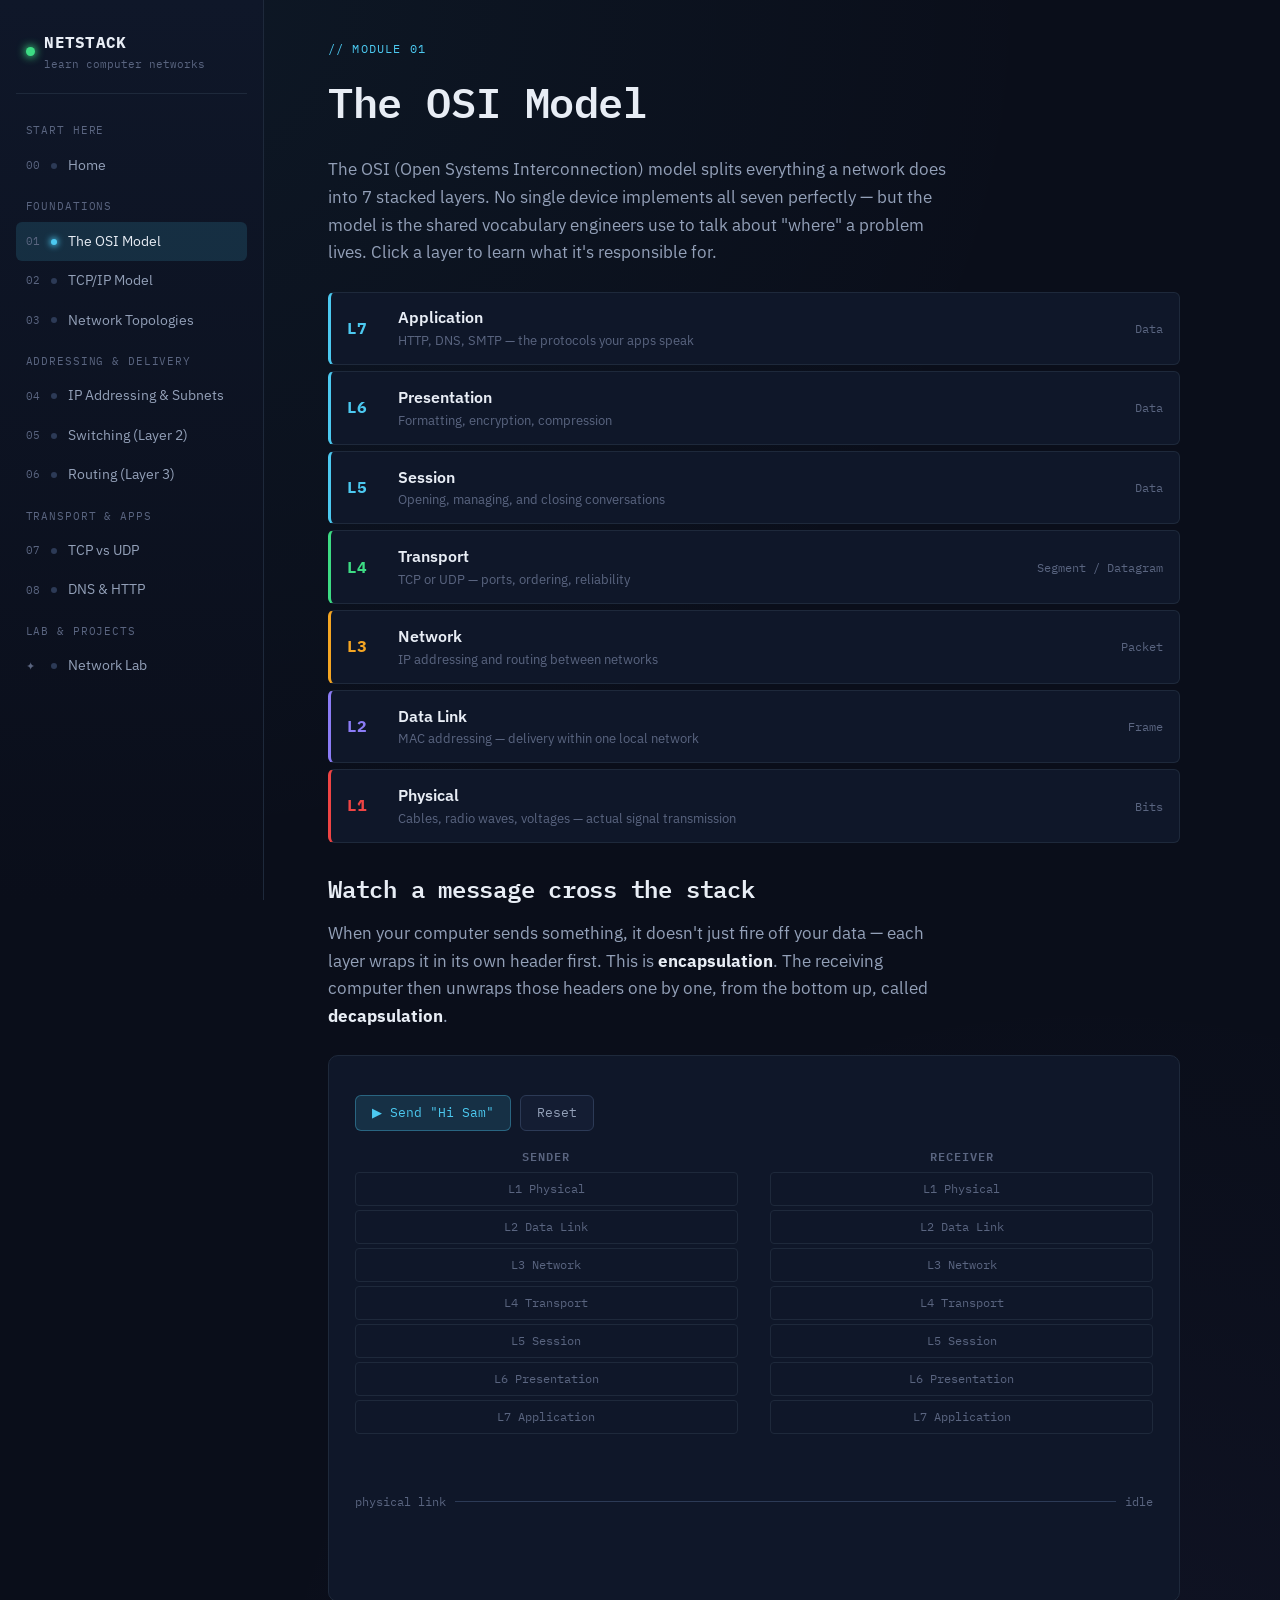
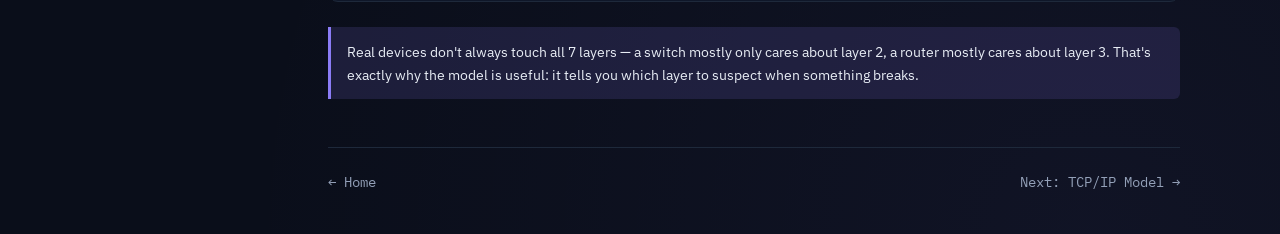
<file: osi-model.html>
<!DOCTYPE html>
<html lang="en">
<head>
<meta charset="UTF-8">
<meta name="viewport" content="width=device-width, initial-scale=1.0">
<title>The OSI Model — NETSTACK</title>
<link rel="preconnect" href="https://fonts.googleapis.com">
<link href="https://fonts.googleapis.com/css2?family=IBM+Plex+Mono:wght@400;500;600;700&family=IBM+Plex+Sans:wght@400;500;600&display=swap" rel="stylesheet">
<link rel="stylesheet" href="css/style.css">
<style>
  .stack { display: flex; flex-direction: column; gap: 6px; margin: 1.6rem 0; }
  .layer {
    display: grid;
    grid-template-columns: 2.2rem 1fr auto;
    align-items: center;
    gap: 1rem;
    background: var(--bg-panel);
    border: 1px solid var(--border);
    border-left: 3px solid var(--layer-color, var(--cyan));
    border-radius: var(--radius-sm);
    padding: 0.8rem 1rem;
    cursor: pointer;
    transition: background 0.15s;
  }
  .layer:hover { background: var(--bg-panel-2); }
  .layer .lnum { font-family: var(--mono); color: var(--layer-color, var(--cyan)); font-weight: 700; }
  .layer .lname { font-weight: 600; color: var(--text-1); }
  .layer .lsub { font-size: 0.8rem; color: var(--text-3); display: block; }
  .layer .pdu { font-family: var(--mono); font-size: 0.75rem; color: var(--text-3); }
  .layer-detail {
    display: none;
    background: var(--bg);
    border: 1px dashed var(--border-hi);
    border-radius: var(--radius-sm);
    padding: 0.9rem 1.1rem;
    margin: -2px 0 4px;
    font-size: 0.88rem;
  }
  .layer-detail.open { display: block; }
  .layer-detail .analogy { color: var(--text-2); font-style: italic; margin-top: 0.4rem; }

  /* encapsulation demo */
  .demo-stacks { display: grid; grid-template-columns: 1fr 1fr; gap: 2rem; margin-top: 1rem; }
  @media (max-width: 760px) { .demo-stacks { grid-template-columns: 1fr; } }
  .demo-col h4 { text-align: center; color: var(--text-3); font-size: 0.75rem; text-transform: uppercase; letter-spacing: 0.08em; }
  .mini-stack { display: flex; flex-direction: column-reverse; gap: 4px; }
  .mini-layer {
    height: 34px;
    border: 1px solid var(--border);
    border-radius: 4px;
    display: flex; align-items: center; justify-content: center;
    font-family: var(--mono); font-size: 0.72rem; color: var(--text-3);
    background: var(--bg-panel);
    position: relative;
  }
  .mini-layer.active { border-color: var(--cyan); color: var(--cyan); background: var(--cyan-dim); }
  .payload-box {
    margin: 0 auto;
    max-width: 200px;
    text-align: center;
    font-family: var(--mono);
    font-size: 0.75rem;
    padding: 0.5rem;
  }
  .payload-tags { display: flex; flex-direction: column-reverse; gap: 2px; border-radius: 4px; overflow: hidden; }
  .payload-tags .tagband {
    padding: 3px 6px;
    font-size: 0.65rem;
    color: var(--bg);
    font-weight: 600;
  }
  .wire {
    grid-column: 1 / -1;
    display: flex; align-items: center; justify-content: center; gap: 0.6rem;
    color: var(--text-3); font-family: var(--mono); font-size: 0.75rem;
    padding: 0.6rem 0;
  }
  .wire-line { flex: 1; height: 1px; background: var(--border-hi); position: relative; }
  .wire-packet {
    position: absolute; top: -5px; left: 0;
    width: 10px; height: 10px; border-radius: 50%;
    background: var(--cyan); box-shadow: 0 0 8px 2px var(--cyan);
    opacity: 0;
  }
</style>
</head>
<body>
<div class="app">
  <aside class="sidebar" id="sidebar-slot"></aside>
  <main>
    <div class="page-eyebrow">// module 01</div>
    <h1>The OSI Model</h1>
    <p class="lede">The OSI (Open Systems Interconnection) model splits everything a network does into 7 stacked layers. No single device implements all seven perfectly — but the model is the shared vocabulary engineers use to talk about "where" a problem lives. Click a layer to learn what it's responsible for.</p>

    <div class="stack" id="stack"></div>

    <h2>Watch a message cross the stack</h2>
    <p class="lede">When your computer sends something, it doesn't just fire off your data — each layer wraps it in its own header first. This is <b style="color:var(--text-1)">encapsulation</b>. The receiving computer then unwraps those headers one by one, from the bottom up, called <b style="color:var(--text-1)">decapsulation</b>.</p>

    <div class="panel">
      <div class="btn-row">
        <button class="btn" id="playBtn">▶ Send "Hi Sam"</button>
        <button class="btn secondary" id="resetBtn">Reset</button>
      </div>
      <div class="demo-stacks">
        <div class="demo-col">
          <h4>Sender</h4>
          <div class="payload-box" id="senderPayload">
            <div class="payload-tags" id="senderTags"></div>
          </div>
        </div>
        <div class="demo-col">
          <h4>Receiver</h4>
          <div class="payload-box" id="receiverPayload">
            <div class="payload-tags" id="receiverTags"></div>
          </div>
        </div>
        <div class="wire">
          <span>physical link</span>
          <div class="wire-line"><div class="wire-packet" id="wirePacket"></div></div>
          <span id="wireStatus">idle</span>
        </div>
      </div>
      <p id="stepCaption" class="lede" style="margin-top:1rem; min-height: 1.4em;"></p>
    </div>

    <div class="callout">Real devices don't always touch all 7 layers — a switch mostly only cares about layer 2, a router mostly cares about layer 3. That's exactly why the model is useful: it tells you which layer to suspect when something breaks.</div>

    <div class="footer-nav">
      <a href="index.html">← Home</a>
      <a href="tcpip-model.html">Next: TCP/IP Model →</a>
    </div>
  </main>
</div>
<script src="js/nav.js"></script>
<script src="js/main.js"></script>
<script>
const LAYERS = [
  { n:7, name:'Application', color:'var(--cyan)', pdu:'Data', sub:'HTTP, DNS, SMTP — the protocols your apps speak',
    detail:'This is the only layer most software actually talks to directly. A browser asking for a webpage (HTTP) or your email app checking for new mail (SMTP/IMAP) is operating here.',
    analogy:'The words you actually want to say.' },
  { n:6, name:'Presentation', color:'var(--cyan)', pdu:'Data', sub:'Formatting, encryption, compression',
    detail:'Makes sure data from the application layer is in a format both ends understand — encrypting it with TLS, compressing it, or converting between text encodings.',
    analogy:'Translating your letter into a language the recipient reads, and sealing the envelope.' },
  { n:5, name:'Session', color:'var(--cyan)', pdu:'Data', sub:'Opening, managing, and closing conversations',
    detail:'Keeps track of an ongoing exchange between two devices — so a long file transfer or video call knows it\'s still "the same conversation" across many packets.',
    analogy:'Keeping a phone call connected while you both keep talking.' },
  { n:4, name:'Transport', color:'var(--green)', pdu:'Segment / Datagram', sub:'TCP or UDP — ports, ordering, reliability',
    detail:'Splits data into manageable chunks, adds a source and destination port number, and (if using TCP) guarantees chunks arrive in order and undamaged.',
    analogy:'Numbering the pages of a long letter so they can be put back in order.' },
  { n:3, name:'Network', color:'var(--amber)', pdu:'Packet', sub:'IP addressing and routing between networks',
    detail:'Adds the source and destination IP address and figures out, hop by hop, which direction to send the packet to eventually reach a different network.',
    analogy:'Writing the full street address on the envelope.' },
  { n:2, name:'Data Link', color:'var(--violet)', pdu:'Frame', sub:'MAC addressing — delivery within one local network',
    detail:'Wraps the packet in a frame addressed to a MAC address — a hardware ID for the very next device on the wire, like a switch or the next router.',
    analogy:'The local post office sorting mail by street before a courier delivers it.' },
  { n:1, name:'Physical', color:'var(--red)', pdu:'Bits', sub:'Cables, radio waves, voltages — actual signal transmission',
    detail:'The literal electrical signals, light pulses, or radio waves that carry your 1s and 0s across a wire, fiber, or through the air.',
    analogy:'The delivery truck and roads the letter physically travels on.' },
];

const stackEl = document.getElementById('stack');
LAYERS.forEach(l => {
  const row = document.createElement('div');
  row.innerHTML = `
    <div class="layer" style="--layer-color:${l.color}" data-n="${l.n}">
      <span class="lnum">L${l.n}</span>
      <span><span class="lname">${l.name}</span><span class="lsub">${l.sub}</span></span>
      <span class="pdu">${l.pdu}</span>
    </div>
    <div class="layer-detail" id="detail-${l.n}">
      <p style="margin:0">${l.detail}</p>
      <p class="analogy">Analogy: ${l.analogy}</p>
    </div>`;
  stackEl.appendChild(row);
});
stackEl.addEventListener('click', (e) => {
  const layer = e.target.closest('.layer');
  if (!layer) return;
  document.getElementById(`detail-${layer.dataset.n}`).classList.toggle('open');
});

// Encapsulation demo
const senderMini = [7,6,5,4,3,2,1];
function buildMiniStack(container) {
  container.innerHTML = '';
  senderMini.forEach(n => {
    const l = LAYERS.find(x => x.n === n);
    const d = document.createElement('div');
    d.className = 'mini-layer';
    d.id = container.id + '-' + n;
    d.style.setProperty('--layer-color', l.color);
    d.textContent = `L${n} ${l.name}`;
    container.appendChild(d);
  });
}
const senderStackEl = document.createElement('div');
senderStackEl.className = 'mini-stack';
senderStackEl.id = 'senderStack';
document.getElementById('senderPayload').before(senderStackEl);
buildMiniStack(senderStackEl);

const receiverStackEl = document.createElement('div');
receiverStackEl.className = 'mini-stack';
receiverStackEl.id = 'receiverStack';
document.getElementById('receiverPayload').before(receiverStackEl);
buildMiniStack(receiverStackEl);

const tagOrder = [
  { n:4, label:'TCP: port 443', short:'SEG' },
  { n:3, label:'IP: 93.184.x.x', short:'PKT' },
  { n:2, label:'MAC: aa:bb:..', short:'FRM' },
];

const senderTags = document.getElementById('senderTags');
const receiverTags = document.getElementById('receiverTags');
const caption = document.getElementById('stepCaption');
const wirePacket = document.getElementById('wirePacket');
const wireStatus = document.getElementById('wireStatus');
let playing = false;

function wait(ms) { return new Promise(r => setTimeout(r, ms)); }

function setActive(id, n, on) {
  const el = document.getElementById(id + '-' + n);
  if (el) el.classList.toggle('active', on);
}

async function playDemo() {
  if (playing) return;
  playing = true;
  document.getElementById('playBtn').disabled = true;
  reset(false);

  senderTags.innerHTML = `<div class="tagband" style="background:var(--cyan)">"Hi Sam" (app data)</div>`;
  setActive('senderStack', 7, true);
  caption.textContent = 'Layer 7 (Application): the raw message is handed down the stack.';
  await wait(1000);

  for (const t of tagOrder) {
    const l = LAYERS.find(x => x.n === t.n);
    setActive('senderStack', t.n, true);
    const band = document.createElement('div');
    band.className = 'tagband';
    band.style.background = l.color;
    band.textContent = `${t.short}: ${t.label}`;
    senderTags.prepend(band);
    caption.textContent = `Layer ${t.n} (${l.name}) adds its own header: ${t.label}.`;
    await wait(1000);
  }

  caption.textContent = 'Layer 1 (Physical): the fully-wrapped frame is converted to signals and sent over the wire.';
  setActive('senderStack', 1, true);
  wireStatus.textContent = 'transmitting…';
  wirePacket.style.opacity = 1;
  await new Promise(resolve => {
    const path = { getTotalLength: () => 1, getPointAtLength: () => ({x:0,y:0}) };
    // simple left->right tween instead of svg path (this is a div, not svg)
    const line = wirePacket.parentElement;
    const width = line.clientWidth;
    const start = performance.now();
    function step(now) {
      const t = Math.min(1, (now - start) / 900);
      wirePacket.style.left = (t * (width - 10)) + 'px';
      if (t < 1) requestAnimationFrame(step); else resolve();
    }
    requestAnimationFrame(step);
  });
  wireStatus.textContent = 'received';
  wirePacket.style.opacity = 0;

  // build up receiver tags fully wrapped, then peel off
  receiverTags.innerHTML = `<div class="tagband" style="background:var(--cyan)">"Hi Sam" (app data)</div>`;
  tagOrder.forEach(t => {
    const l = LAYERS.find(x => x.n === t.n);
    const band = document.createElement('div');
    band.className = 'tagband';
    band.style.background = l.color;
    band.textContent = `${t.short}: ${t.label}`;
    receiverTags.prepend(band);
  });
  setActive('receiverStack', 1, true);
  caption.textContent = 'Layer 1 on the receiver reads the raw signal back into bits.';
  await wait(1000);

  for (const t of [...tagOrder].reverse()) {
    const l = LAYERS.find(x => x.n === t.n);
    setActive('receiverStack', t.n, true);
    const band = receiverTags.querySelector('.tagband');
    if (band && band.textContent.startsWith(t.short)) band.remove();
    caption.textContent = `Layer ${t.n} (${l.name}) reads and strips its header.`;
    await wait(1000);
  }
  setActive('receiverStack', 7, true);
  caption.textContent = 'Layer 7 on the receiver: the app finally sees "Hi Sam" — exactly what was sent.';
  playing = false;
  document.getElementById('playBtn').disabled = false;
}

function reset(clearCaption = true) {
  [...senderMini, ...senderMini].forEach(n => {
    setActive('senderStack', n, false);
    setActive('receiverStack', n, false);
  });
  senderTags.innerHTML = '';
  receiverTags.innerHTML = '';
  wirePacket.style.left = '0px';
  wirePacket.style.opacity = 0;
  wireStatus.textContent = 'idle';
  if (clearCaption) caption.textContent = '';
}

document.getElementById('playBtn').addEventListener('click', playDemo);
document.getElementById('resetBtn').addEventListener('click', () => reset());
</script>
</body>
</html>
</file>
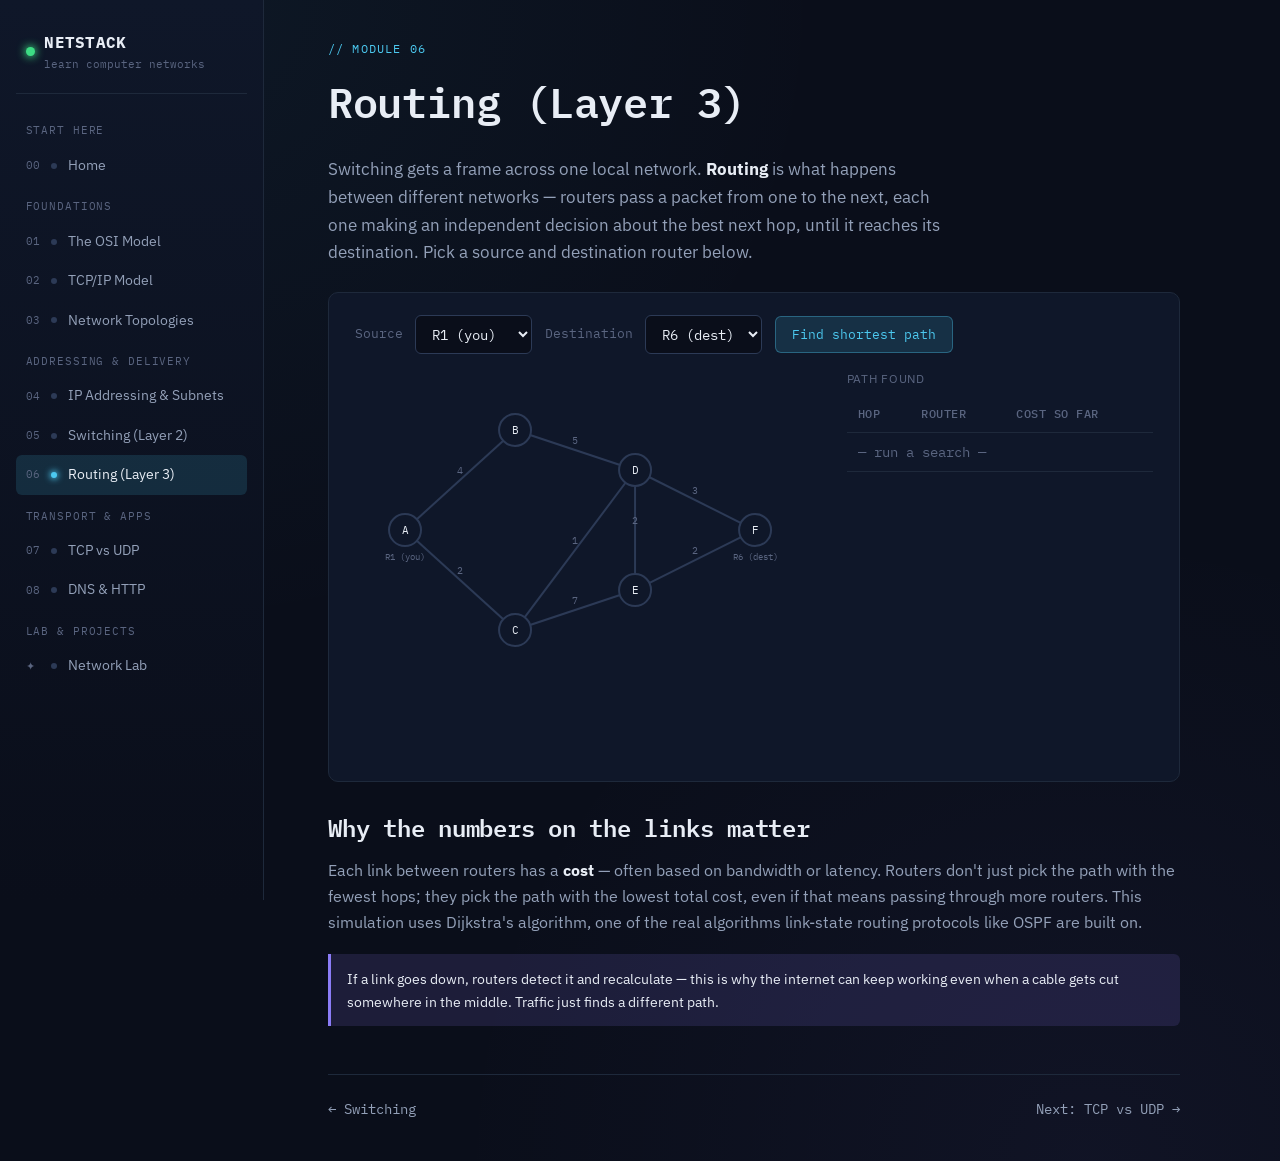
<file: routing.html>
<!DOCTYPE html>
<html lang="en">
<head>
<meta charset="UTF-8">
<meta name="viewport" content="width=device-width, initial-scale=1.0">
<title>Routing — NETSTACK</title>
<link href="https://fonts.googleapis.com/css2?family=IBM+Plex+Mono:wght@400;500;600;700&family=IBM+Plex+Sans:wght@400;500;600&display=swap" rel="stylesheet">
<link rel="stylesheet" href="css/style.css">
<style>
  .route-wrap { display: grid; grid-template-columns: 1.2fr 0.8fr; gap: 2rem; align-items: start; }
  @media (max-width: 800px) { .route-wrap { grid-template-columns: 1fr; } }
  .edge-label { font-family: var(--mono); font-size: 10px; fill: var(--text-3); }
  .select-row { display: flex; gap: 0.8rem; align-items: center; flex-wrap: wrap; margin-bottom: 1rem; }
  .hop-caption { min-height: 3em; }
</style>
</head>
<body>
<div class="app">
  <aside class="sidebar" id="sidebar-slot"></aside>
  <main>
    <div class="page-eyebrow">// module 06</div>
    <h1>Routing (Layer 3)</h1>
    <p class="lede">Switching gets a frame across one local network. <b style="color:var(--text-1)">Routing</b> is what happens between different networks — routers pass a packet from one to the next, each one making an independent decision about the best next hop, until it reaches its destination. Pick a source and destination router below.</p>

    <div class="panel">
      <div class="select-row">
        <label class="mono" style="color:var(--text-3); font-size:0.8rem">Source</label>
        <select id="fromSel" class="mono"></select>
        <label class="mono" style="color:var(--text-3); font-size:0.8rem">Destination</label>
        <select id="toSel" class="mono"></select>
        <button class="btn" id="findBtn">Find shortest path</button>
      </div>
      <div class="route-wrap">
        <svg id="routeSvg" viewBox="0 0 460 320" width="100%"></svg>
        <div>
          <div class="mac-table-title" style="font-size:0.72rem;text-transform:uppercase;letter-spacing:0.06em;color:var(--text-3);margin-bottom:0.5rem">Path found</div>
          <table id="pathTable">
            <thead><tr><th>Hop</th><th>Router</th><th>Cost so far</th></tr></thead>
            <tbody id="pathTableBody"><tr><td colspan="3" style="color:var(--text-3)">— run a search —</td></tr></tbody>
          </table>
        </div>
      </div>
      <p class="lede hop-caption" id="hopCaption"></p>
    </div>

    <h2>Why the numbers on the links matter</h2>
    <p>Each link between routers has a <b style="color:var(--text-1)">cost</b> — often based on bandwidth or latency. Routers don't just pick the path with the fewest hops; they pick the path with the lowest total cost, even if that means passing through more routers. This simulation uses Dijkstra's algorithm, one of the real algorithms link-state routing protocols like OSPF are built on.</p>

    <div class="callout">If a link goes down, routers detect it and recalculate — this is why the internet can keep working even when a cable gets cut somewhere in the middle. Traffic just finds a different path.</div>

    <div class="footer-nav">
      <a href="switching.html">← Switching</a>
      <a href="tcp-udp.html">Next: TCP vs UDP →</a>
    </div>
  </main>
</div>
<script src="js/nav.js"></script>
<script src="js/main.js"></script>
<script>
const NODES = [
  { id: 'A', x: 50,  y: 160, label: 'R1 (you)' },
  { id: 'B', x: 160, y: 60 },
  { id: 'C', x: 160, y: 260 },
  { id: 'D', x: 280, y: 100 },
  { id: 'E', x: 280, y: 220 },
  { id: 'F', x: 400, y: 160, label: 'R6 (dest)' },
];
const EDGES = [
  ['A','B',4], ['A','C',2],
  ['B','D',5], ['C','D',1], ['C','E',7],
  ['D','F',3], ['E','F',2], ['D','E',2],
];

const fromSel = document.getElementById('fromSel');
const toSel = document.getElementById('toSel');
NODES.forEach(n => {
  const label = n.label ? n.label : 'R' + n.id;
  const o1 = document.createElement('option'); o1.value = n.id; o1.textContent = label;
  fromSel.appendChild(o1);
  const o2 = document.createElement('option'); o2.value = n.id; o2.textContent = label;
  toSel.appendChild(o2);
});
fromSel.value = 'A'; toSel.value = 'F';

function dijkstra(start, end) {
  const dist = {}, prev = {}, visited = new Set();
  NODES.forEach(n => dist[n.id] = Infinity);
  dist[start] = 0;
  const adj = {};
  NODES.forEach(n => adj[n.id] = []);
  EDGES.forEach(([a,b,w]) => { adj[a].push([b,w]); adj[b].push([a,w]); });

  while (visited.size < NODES.length) {
    let u = null, best = Infinity;
    for (const n of NODES) if (!visited.has(n.id) && dist[n.id] < best) { best = dist[n.id]; u = n.id; }
    if (u === null) break;
    visited.add(u);
    adj[u].forEach(([v,w]) => {
      if (dist[u] + w < dist[v]) { dist[v] = dist[u] + w; prev[v] = u; }
    });
  }
  if (dist[end] === Infinity) return null;
  const path = [end];
  let cur = end;
  while (cur !== start) { cur = prev[cur]; path.unshift(cur); }
  return { path, total: dist[end], dist };
}

const svg = document.getElementById('routeSvg');
const ns = 'http://www.w3.org/2000/svg';

function drawBase(highlightEdges = new Set()) {
  svg.innerHTML = '';
  EDGES.forEach(([a,b,w]) => {
    const na = NODES.find(n=>n.id===a), nb = NODES.find(n=>n.id===b);
    const key1 = a+'-'+b, key2 = b+'-'+a;
    const isHi = highlightEdges.has(key1) || highlightEdges.has(key2);
    const line = document.createElementNS(ns,'line');
    line.setAttribute('x1', na.x); line.setAttribute('y1', na.y);
    line.setAttribute('x2', nb.x); line.setAttribute('y2', nb.y);
    line.setAttribute('stroke', isHi ? 'var(--cyan)' : 'var(--border-hi)');
    line.setAttribute('stroke-width', isHi ? '3' : '2');
    svg.appendChild(line);
    const label = document.createElementNS(ns,'text');
    label.setAttribute('x', (na.x+nb.x)/2); label.setAttribute('y', (na.y+nb.y)/2 - 6);
    label.setAttribute('class', 'edge-label');
    label.setAttribute('text-anchor','middle');
    label.textContent = w;
    svg.appendChild(label);
  });
  NODES.forEach(n => {
    const g = document.createElementNS(ns,'g');
    const c = document.createElementNS(ns,'circle');
    c.setAttribute('cx', n.x); c.setAttribute('cy', n.y); c.setAttribute('r', 16);
    c.setAttribute('fill', 'var(--bg-panel)');
    c.setAttribute('stroke', 'var(--border-hi)');
    c.setAttribute('stroke-width', '2');
    c.setAttribute('id', 'rnode-' + n.id);
    g.appendChild(c);
    const t = document.createElementNS(ns,'text');
    t.setAttribute('x', n.x); t.setAttribute('y', n.y+4);
    t.setAttribute('text-anchor','middle');
    t.setAttribute('fill', 'var(--text-1)');
    t.setAttribute('font-family','var(--mono)'); t.setAttribute('font-size','11');
    t.textContent = n.id;
    g.appendChild(t);
    const lbl = document.createElementNS(ns,'text');
    lbl.setAttribute('x', n.x); lbl.setAttribute('y', n.y + 30);
    lbl.setAttribute('text-anchor','middle');
    lbl.setAttribute('fill', 'var(--text-3)');
    lbl.setAttribute('font-family','var(--mono)'); lbl.setAttribute('font-size','9');
    lbl.textContent = n.label || '';
    g.appendChild(lbl);
    svg.appendChild(g);
  });
  const packet = document.createElementNS(ns,'circle');
  packet.setAttribute('r', 7); packet.setAttribute('fill', 'var(--cyan)');
  packet.setAttribute('id', 'routePacket');
  packet.style.filter = 'drop-shadow(0 0 7px var(--cyan))';
  packet.style.opacity = 0;
  svg.appendChild(packet);
}
drawBase();

function wait(ms){ return new Promise(r=>setTimeout(r,ms)); }

async function findPath() {
  const from = fromSel.value, to = toSel.value;
  const caption = document.getElementById('hopCaption');
  const tbody = document.getElementById('pathTableBody');
  if (from === to) { caption.textContent = 'Pick two different routers.'; return; }

  const result = dijkstra(from, to);
  if (!result) { caption.textContent = 'No path exists between these routers.'; return; }

  const hiEdges = new Set();
  for (let i=0;i<result.path.length-1;i++) hiEdges.add(result.path[i]+'-'+result.path[i+1]);
  drawBase(hiEdges);

  tbody.innerHTML = '';
  caption.textContent = `Lowest-cost path: ${result.path.join(' → ')} (total cost ${result.total})`;

  const packet = document.getElementById('routePacket');
  let cumulative = 0;
  for (let i=0;i<result.path.length;i++) {
    const node = NODES.find(n=>n.id===result.path[i]);
    if (i > 0) {
      const prevNode = NODES.find(n=>n.id===result.path[i-1]);
      const edge = EDGES.find(([a,b]) => (a===prevNode.id&&b===node.id)||(a===node.id&&b===prevNode.id));
      cumulative += edge[2];
      packet.style.opacity = 1;
      await new Promise(resolve => {
        const start = performance.now();
        function step(now) {
          const t = Math.min(1, (now-start)/650);
          packet.setAttribute('cx', prevNode.x + (node.x-prevNode.x)*t);
          packet.setAttribute('cy', prevNode.y + (node.y-prevNode.y)*t);
          if (t<1) requestAnimationFrame(step); else resolve();
        }
        requestAnimationFrame(step);
      });
    }
    const tr = document.createElement('tr');
    tr.innerHTML = `<td>${i}</td><td>${node.label || 'R'+node.id}</td><td>${cumulative}</td>`;
    tbody.appendChild(tr);
    await wait(200);
  }
  packet.style.opacity = 0;
}

document.getElementById('findBtn').addEventListener('click', findPath);
</script>
</body>
</html>
</file>
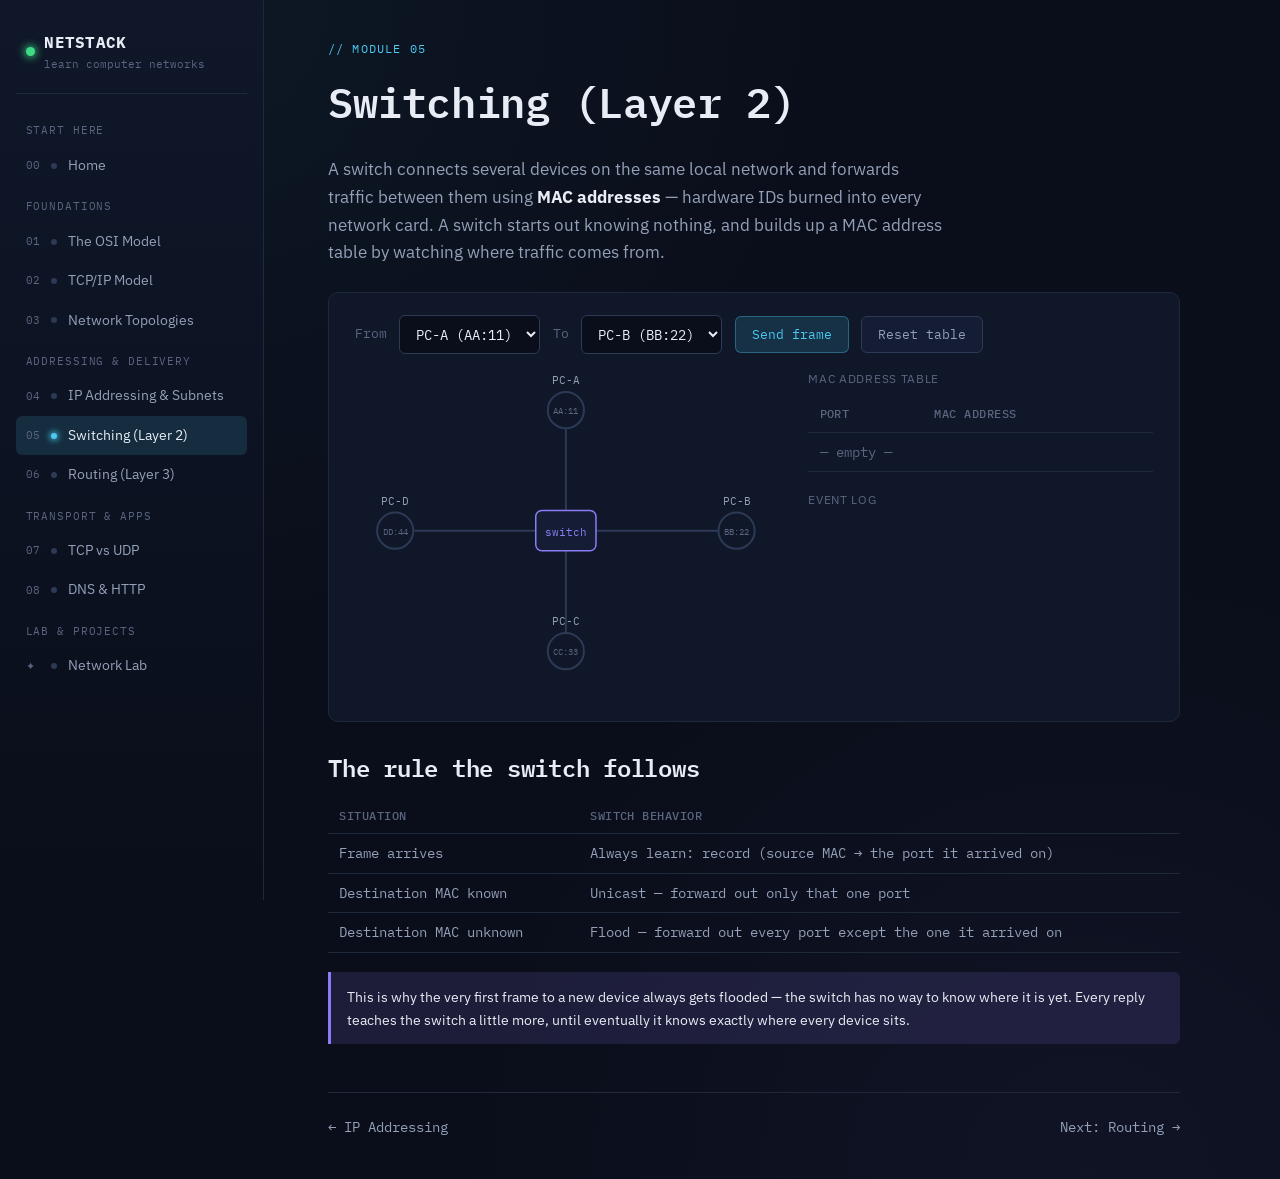
<file: switching.html>
<!DOCTYPE html>
<html lang="en">
<head>
<meta charset="UTF-8">
<meta name="viewport" content="width=device-width, initial-scale=1.0">
<title>Switching — NETSTACK</title>
<link href="https://fonts.googleapis.com/css2?family=IBM+Plex+Mono:wght@400;500;600;700&family=IBM+Plex+Sans:wght@400;500;600&display=swap" rel="stylesheet">
<link rel="stylesheet" href="css/style.css">
<style>
  .switch-wrap { display: grid; grid-template-columns: 1.1fr 0.9fr; gap: 2rem; align-items: start; }
  @media (max-width: 800px) { .switch-wrap { grid-template-columns: 1fr; } }
  .mac-table-title { font-size: 0.72rem; text-transform: uppercase; letter-spacing: 0.06em; color: var(--text-3); margin-bottom: 0.5rem; }
  .log { font-family: var(--mono); font-size: 0.8rem; color: var(--text-2); max-height: 220px; overflow-y: auto; display: flex; flex-direction: column-reverse; gap: 4px; }
  .log-entry { padding: 0.3rem 0.5rem; border-left: 2px solid var(--border-hi); }
  .log-entry.flood { border-color: var(--amber); }
  .log-entry.unicast { border-color: var(--green); }
  .select-row { display: flex; gap: 0.8rem; align-items: center; flex-wrap: wrap; margin-bottom: 1rem; }
</style>
</head>
<body>
<div class="app">
  <aside class="sidebar" id="sidebar-slot"></aside>
  <main>
    <div class="page-eyebrow">// module 05</div>
    <h1>Switching (Layer 2)</h1>
    <p class="lede">A switch connects several devices on the same local network and forwards traffic between them using <b style="color:var(--text-1)">MAC addresses</b> — hardware IDs burned into every network card. A switch starts out knowing nothing, and builds up a MAC address table by watching where traffic comes from.</p>

    <div class="panel">
      <div class="select-row">
        <label class="mono" style="color:var(--text-3); font-size:0.8rem">From</label>
        <select id="fromSel" class="mono"></select>
        <label class="mono" style="color:var(--text-3); font-size:0.8rem">To</label>
        <select id="toSel" class="mono"></select>
        <button class="btn" id="sendBtn">Send frame</button>
        <button class="btn secondary" id="resetSwitch">Reset table</button>
      </div>
      <div class="switch-wrap">
        <div>
          <svg id="switchSvg" viewBox="0 0 420 320" width="100%"></svg>
        </div>
        <div>
          <div class="mac-table-title">MAC address table</div>
          <table id="macTable">
            <thead><tr><th>Port</th><th>MAC address</th></tr></thead>
            <tbody id="macTableBody"></tbody>
          </table>
          <div class="mac-table-title" style="margin-top:1.2rem">Event log</div>
          <div class="log" id="log"></div>
        </div>
      </div>
    </div>

    <h2>The rule the switch follows</h2>
    <table>
      <thead><tr><th>Situation</th><th>Switch behavior</th></tr></thead>
      <tbody>
        <tr><td>Frame arrives</td><td>Always learn: record (source MAC → the port it arrived on)</td></tr>
        <tr><td>Destination MAC known</td><td>Unicast — forward out only that one port</td></tr>
        <tr><td>Destination MAC unknown</td><td>Flood — forward out every port except the one it arrived on</td></tr>
      </tbody>
    </table>
    <div class="callout">This is why the very first frame to a new device always gets flooded — the switch has no way to know where it is yet. Every reply teaches the switch a little more, until eventually it knows exactly where every device sits.</div>

    <div class="footer-nav">
      <a href="ip-addressing.html">← IP Addressing</a>
      <a href="routing.html">Next: Routing →</a>
    </div>
  </main>
</div>
<script src="js/nav.js"></script>
<script src="js/main.js"></script>
<script>
const PCS = [
  { id: 0, name: 'PC-A', mac: 'AA:11', x: 210, y: 40 },
  { id: 1, name: 'PC-B', mac: 'BB:22', x: 380, y: 160 },
  { id: 2, name: 'PC-C', mac: 'CC:33', x: 210, y: 280 },
  { id: 3, name: 'PC-D', mac: 'DD:44', x: 40, y: 160 },
];
const SWITCH = { x: 210, y: 160 };

let macTable = {}; // mac -> pcId (port)

const fromSel = document.getElementById('fromSel');
const toSel = document.getElementById('toSel');
PCS.forEach(p => {
  const o1 = document.createElement('option'); o1.value = p.id; o1.textContent = `${p.name} (${p.mac})`;
  fromSel.appendChild(o1);
  const o2 = document.createElement('option'); o2.value = p.id; o2.textContent = `${p.name} (${p.mac})`;
  toSel.appendChild(o2);
});
toSel.value = 1;

const svg = document.getElementById('switchSvg');
const ns = 'http://www.w3.org/2000/svg';

function drawBase() {
  svg.innerHTML = '';
  // edges
  PCS.forEach(p => {
    const line = document.createElementNS(ns, 'line');
    line.setAttribute('x1', SWITCH.x); line.setAttribute('y1', SWITCH.y);
    line.setAttribute('x2', p.x); line.setAttribute('y2', p.y);
    line.setAttribute('id', 'edge-' + p.id);
    line.setAttribute('stroke', 'var(--border-hi)');
    line.setAttribute('stroke-width', '2');
    svg.appendChild(line);
  });
  // switch box
  const rect = document.createElementNS(ns, 'rect');
  rect.setAttribute('x', SWITCH.x - 30); rect.setAttribute('y', SWITCH.y - 20);
  rect.setAttribute('width', 60); rect.setAttribute('height', 40);
  rect.setAttribute('rx', 6);
  rect.setAttribute('fill', 'var(--bg-panel-2)');
  rect.setAttribute('stroke', 'var(--violet)');
  rect.setAttribute('stroke-width', '1.5');
  svg.appendChild(rect);
  const label = document.createElementNS(ns, 'text');
  label.setAttribute('x', SWITCH.x); label.setAttribute('y', SWITCH.y + 5);
  label.setAttribute('text-anchor', 'middle');
  label.setAttribute('fill', 'var(--violet)');
  label.setAttribute('font-family', 'var(--mono)');
  label.setAttribute('font-size', '11');
  label.textContent = 'switch';
  svg.appendChild(label);

  PCS.forEach(p => {
    const g = document.createElementNS(ns, 'g');
    const c = document.createElementNS(ns, 'circle');
    c.setAttribute('cx', p.x); c.setAttribute('cy', p.y); c.setAttribute('r', 18);
    c.setAttribute('fill', 'var(--bg-panel)');
    c.setAttribute('stroke', 'var(--border-hi)');
    c.setAttribute('stroke-width', '2');
    c.setAttribute('id', 'node-' + p.id);
    g.appendChild(c);
    const t1 = document.createElementNS(ns, 'text');
    t1.setAttribute('x', p.x); t1.setAttribute('y', p.y - 26);
    t1.setAttribute('text-anchor', 'middle');
    t1.setAttribute('fill', 'var(--text-2)');
    t1.setAttribute('font-family', 'var(--mono)'); t1.setAttribute('font-size', '11');
    t1.textContent = p.name;
    g.appendChild(t1);
    const t2 = document.createElementNS(ns, 'text');
    t2.setAttribute('x', p.x); t2.setAttribute('y', p.y + 4);
    t2.setAttribute('text-anchor', 'middle');
    t2.setAttribute('fill', 'var(--text-3)');
    t2.setAttribute('font-family', 'var(--mono)'); t2.setAttribute('font-size', '9');
    t2.textContent = p.mac;
    g.appendChild(t2);
    svg.appendChild(g);
  });

  const packet = document.createElementNS(ns, 'circle');
  packet.setAttribute('r', 6);
  packet.setAttribute('fill', 'var(--cyan)');
  packet.setAttribute('id', 'framePacket');
  packet.style.filter = 'drop-shadow(0 0 6px var(--cyan))';
  packet.style.opacity = 0;
  svg.appendChild(packet);
}
drawBase();

function renderTable() {
  const body = document.getElementById('macTableBody');
  body.innerHTML = '';
  const entries = Object.entries(macTable);
  if (entries.length === 0) {
    body.innerHTML = '<tr><td colspan="2" style="color:var(--text-3)">— empty —</td></tr>';
    return;
  }
  entries.forEach(([mac, portId]) => {
    const pc = PCS.find(p => p.id === Number(portId));
    const tr = document.createElement('tr');
    tr.innerHTML = `<td>${pc.name}</td><td>${mac}</td>`;
    body.appendChild(tr);
  });
}
renderTable();

function log(msg, cls) {
  const el = document.getElementById('log');
  const d = document.createElement('div');
  d.className = 'log-entry ' + (cls || '');
  d.textContent = msg;
  el.appendChild(d);
  el.scrollTop = 0;
}

function wait(ms) { return new Promise(r => setTimeout(r, ms)); }

function tweenPoint(x1,y1,x2,y2,duration) {
  const packet = document.getElementById('framePacket');
  packet.style.opacity = 1;
  return new Promise(resolve => {
    const start = performance.now();
    function step(now) {
      const t = Math.min(1, (now - start) / duration);
      packet.setAttribute('cx', x1 + (x2-x1)*t);
      packet.setAttribute('cy', y1 + (y2-y1)*t);
      if (t < 1) requestAnimationFrame(step); else resolve();
    }
    requestAnimationFrame(step);
  });
}

let busy = false;
async function sendFrame() {
  if (busy) return;
  const fromId = Number(fromSel.value), toId = Number(toSel.value);
  if (fromId === toId) { log('Source and destination can\'t be the same device.', 'flood'); return; }
  busy = true;
  document.getElementById('sendBtn').disabled = true;

  const from = PCS.find(p => p.id === fromId);
  const to = PCS.find(p => p.id === toId);

  log(`${from.name} sends a frame addressed to ${to.mac}…`);
  await tweenPoint(from.x, from.y, SWITCH.x, SWITCH.y, 700);

  macTable[from.mac] = from.id;
  renderTable();
  log(`Switch learns: ${from.mac} is on ${from.name}'s port.`);
  await wait(400);

  const knownPort = macTable[to.mac];
  if (knownPort !== undefined) {
    log(`Destination ${to.mac} is known → unicast to ${to.name} only.`, 'unicast');
    document.getElementById('framePacket').setAttribute('fill', 'var(--green)');
    await tweenPoint(SWITCH.x, SWITCH.y, to.x, to.y, 700);
  } else {
    log(`Destination ${to.mac} is unknown → flood to every other port.`, 'flood');
    document.getElementById('framePacket').setAttribute('fill', 'var(--amber)');
    const others = PCS.filter(p => p.id !== from.id);
    const packet = document.getElementById('framePacket');
    packet.style.opacity = 0;
    const clones = others.map(p => {
      const c = packet.cloneNode();
      c.removeAttribute('id');
      c.setAttribute('cx', SWITCH.x); c.setAttribute('cy', SWITCH.y);
      c.style.opacity = 1;
      svg.appendChild(c);
      return { el: c, target: p };
    });
    await Promise.all(clones.map(({el, target}) => new Promise(resolve => {
      const start = performance.now();
      function step(now) {
        const t = Math.min(1, (now - start) / 700);
        el.setAttribute('cx', SWITCH.x + (target.x - SWITCH.x)*t);
        el.setAttribute('cy', SWITCH.y + (target.y - SWITCH.y)*t);
        if (t < 1) requestAnimationFrame(step); else { el.remove(); resolve(); }
      }
      requestAnimationFrame(step);
    })));
  }
  document.getElementById('framePacket').style.opacity = 0;
  document.getElementById('framePacket').setAttribute('fill', 'var(--cyan)');
  log(`${to.name} receives the frame.`);
  busy = false;
  document.getElementById('sendBtn').disabled = false;
}

document.getElementById('sendBtn').addEventListener('click', sendFrame);
document.getElementById('resetSwitch').addEventListener('click', () => {
  macTable = {}; renderTable(); document.getElementById('log').innerHTML = '';
});
</script>
</body>
</html>
</file>
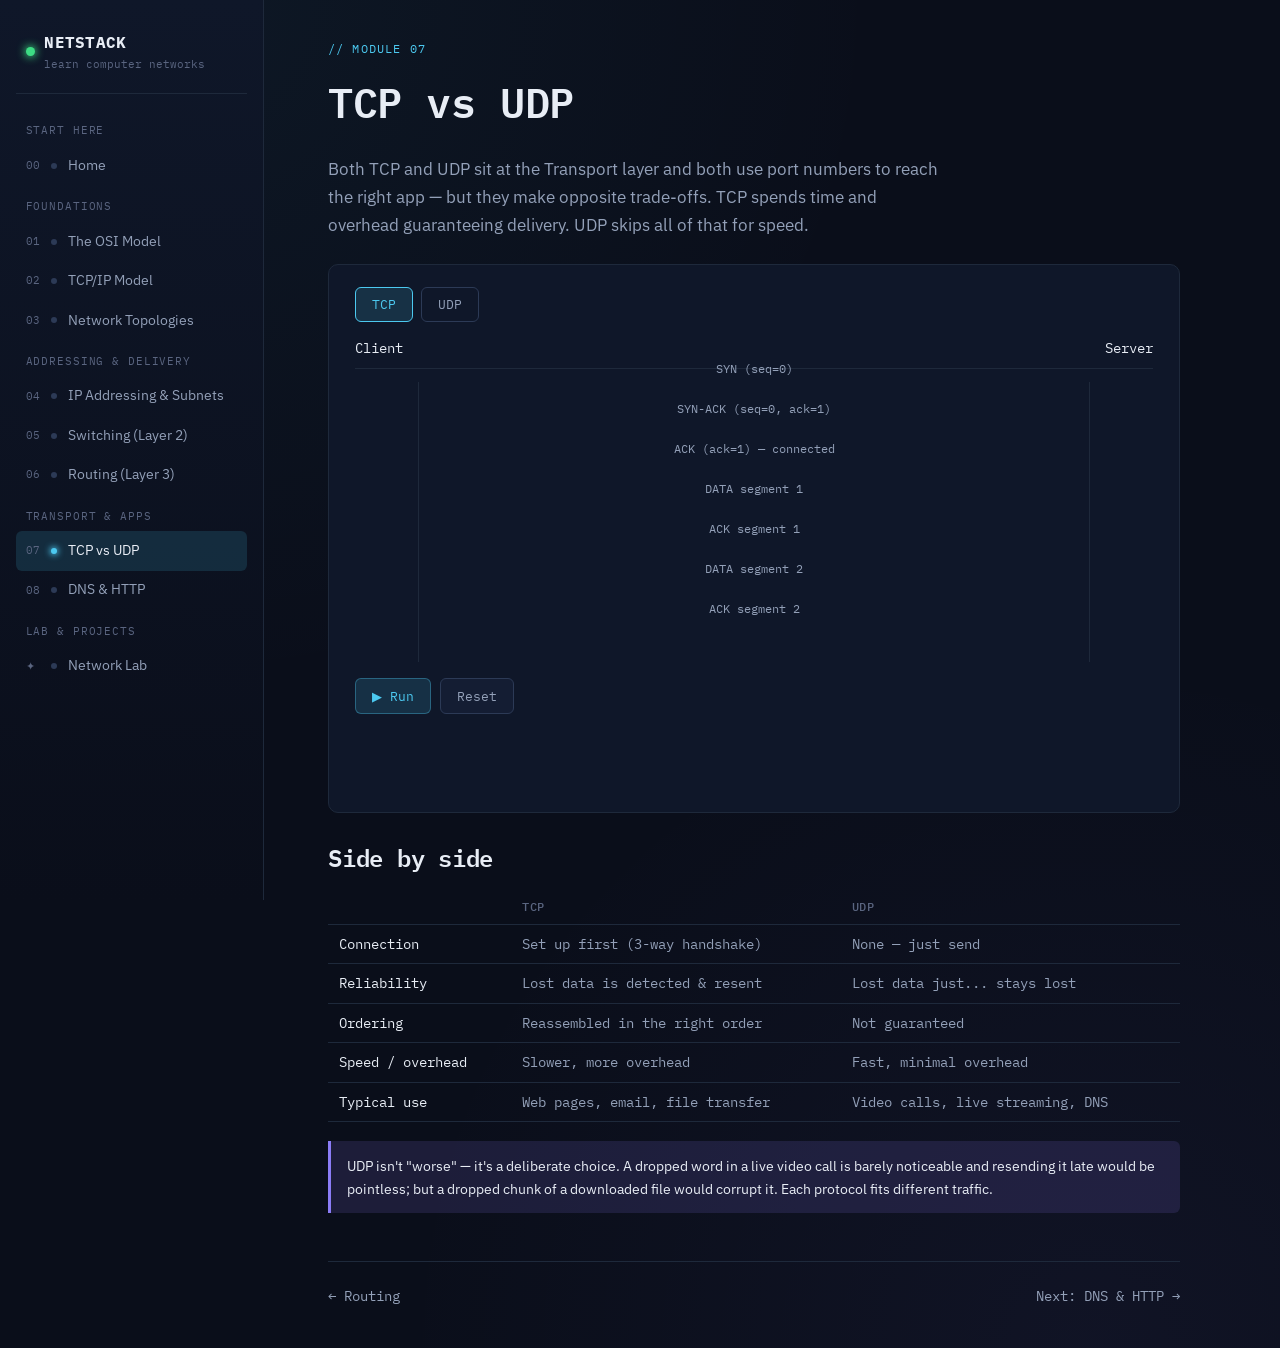
<file: tcp-udp.html>
<!DOCTYPE html>
<html lang="en">
<head>
<meta charset="UTF-8">
<meta name="viewport" content="width=device-width, initial-scale=1.0">
<title>TCP vs UDP — NETSTACK</title>
<link href="https://fonts.googleapis.com/css2?family=IBM+Plex+Mono:wght@400;500;600;700&family=IBM+Plex+Sans:wght@400;500;600&display=swap" rel="stylesheet">
<link rel="stylesheet" href="css/style.css">
<style>
  .seq-header { display: flex; justify-content: space-between; font-family: var(--mono); font-size: 0.85rem; color: var(--text-1); padding: 0 0 0.5rem; border-bottom: 1px solid var(--border); margin-bottom: 0.8rem; }
  .seq-lane { position: relative; min-height: 260px; }
  .seq-rail { position: absolute; top: 0; bottom: 0; width: 1px; background: var(--border); }
  .seq-rail.left { left: 8%; }
  .seq-rail.right { right: 8%; }
  .seq-row { position: relative; height: 40px; }
  .seq-track { position: absolute; left: 8%; right: 8%; top: 50%; height: 1px; }
  .seq-dot { position: absolute; top: -5px; width: 11px; height: 11px; border-radius: 50%; background: var(--cyan); box-shadow: 0 0 8px 2px var(--cyan); opacity: 0; }
  .seq-dot.lost { background: var(--red); box-shadow: 0 0 8px 2px var(--red); }
  .seq-label { position: absolute; top: -22px; left: 50%; transform: translateX(-50%); font-family: var(--mono); font-size: 0.72rem; color: var(--text-2); white-space: nowrap; }
  .seq-label.lost-label { color: var(--red); }
  .tabs2 { display: flex; gap: 0.5rem; margin-bottom: 1rem; }
  .caption-box { min-height: 2.4em; margin-top: 1rem; }
  .compare-table td:first-child { color: var(--text-1); }
</style>
</head>
<body>
<div class="app">
  <aside class="sidebar" id="sidebar-slot"></aside>
  <main>
    <div class="page-eyebrow">// module 07</div>
    <h1>TCP vs UDP</h1>
    <p class="lede">Both TCP and UDP sit at the Transport layer and both use port numbers to reach the right app — but they make opposite trade-offs. TCP spends time and overhead guaranteeing delivery. UDP skips all of that for speed.</p>

    <div class="panel">
      <div class="tabs2">
        <button class="topo-tab active" id="tcpTab" style="font-family:var(--mono);font-size:0.82rem;padding:0.5rem 1rem;border-radius:6px;border:1px solid var(--cyan);color:var(--cyan);background:var(--cyan-dim);cursor:pointer">TCP</button>
        <button class="topo-tab" id="udpTab" style="font-family:var(--mono);font-size:0.82rem;padding:0.5rem 1rem;border-radius:6px;border:1px solid var(--border-hi);color:var(--text-2);background:var(--bg-panel);cursor:pointer">UDP</button>
      </div>
      <div class="seq-header"><span>Client</span><span>Server</span></div>
      <div class="seq-lane">
        <div class="seq-rail left"></div>
        <div class="seq-rail right"></div>
        <div id="rows"></div>
      </div>
      <div class="btn-row">
        <button class="btn" id="playSeq">▶ Run</button>
        <button class="btn secondary" id="resetSeq">Reset</button>
      </div>
      <p class="lede caption-box" id="seqCaption"></p>
    </div>

    <h2>Side by side</h2>
    <table class="compare-table">
      <thead><tr><th></th><th>TCP</th><th>UDP</th></tr></thead>
      <tbody>
        <tr><td>Connection</td><td>Set up first (3-way handshake)</td><td>None — just send</td></tr>
        <tr><td>Reliability</td><td>Lost data is detected &amp; resent</td><td>Lost data just... stays lost</td></tr>
        <tr><td>Ordering</td><td>Reassembled in the right order</td><td>Not guaranteed</td></tr>
        <tr><td>Speed / overhead</td><td>Slower, more overhead</td><td>Fast, minimal overhead</td></tr>
        <tr><td>Typical use</td><td>Web pages, email, file transfer</td><td>Video calls, live streaming, DNS</td></tr>
      </tbody>
    </table>
    <div class="callout">UDP isn't "worse" — it's a deliberate choice. A dropped word in a live video call is barely noticeable and resending it late would be pointless; but a dropped chunk of a downloaded file would corrupt it. Each protocol fits different traffic.</div>

    <div class="footer-nav">
      <a href="routing.html">← Routing</a>
      <a href="dns-http.html">Next: DNS &amp; HTTP →</a>
    </div>
  </main>
</div>
<script src="js/nav.js"></script>
<script src="js/main.js"></script>
<script>
const TCP_STEPS = [
  { dir: 'right', label: 'SYN (seq=0)' },
  { dir: 'left',  label: 'SYN-ACK (seq=0, ack=1)' },
  { dir: 'right', label: 'ACK (ack=1) — connected' },
  { dir: 'right', label: 'DATA segment 1' },
  { dir: 'left',  label: 'ACK segment 1' },
  { dir: 'right', label: 'DATA segment 2' },
  { dir: 'left',  label: 'ACK segment 2' },
];
const UDP_STEPS = [
  { dir: 'right', label: 'DATA datagram 1' },
  { dir: 'right', label: 'DATA datagram 2', lost: true },
  { dir: 'right', label: 'DATA datagram 3' },
];

let mode = 'tcp';
const rowsEl = document.getElementById('rows');
const caption = document.getElementById('seqCaption');

function buildRows(steps) {
  rowsEl.innerHTML = '';
  steps.forEach((s, i) => {
    const row = document.createElement('div');
    row.className = 'seq-row';
    row.innerHTML = `
      <div class="seq-label ${s.lost ? 'lost-label' : ''}" id="label-${i}">${s.label}</div>
      <div class="seq-track">
        <div class="seq-dot ${s.lost ? 'lost' : ''}" id="dot-${i}"></div>
      </div>`;
    rowsEl.appendChild(row);
  });
}
buildRows(TCP_STEPS);

function wait(ms){ return new Promise(r=>setTimeout(r,ms)); }

async function playSeq() {
  const steps = mode === 'tcp' ? TCP_STEPS : UDP_STEPS;
  document.getElementById('playSeq').disabled = true;
  reset();
  caption.textContent = mode === 'tcp' ? 'Establishing the connection…' : 'Sending datagrams with no setup…';

  for (let i=0;i<steps.length;i++) {
    const s = steps[i];
    const dot = document.getElementById('dot-' + i);
    const track = dot.parentElement;
    const width = track.clientWidth;
    dot.style.opacity = 1;
    const goingRight = s.dir === 'right';
    const stopAt = s.lost ? 0.5 : 1;
    await new Promise(resolve => {
      const start = performance.now();
      function step(now) {
        const t = Math.min(1, (now - start) / 750) * stopAt;
        const pos = goingRight ? t * (width - 11) : (1 - t) * (width - 11);
        dot.style.left = pos + 'px';
        if (t < stopAt) requestAnimationFrame(step); else resolve();
      }
      requestAnimationFrame(step);
    });
    if (s.lost) {
      caption.textContent = `${s.label} never arrives — and UDP has no mechanism to notice or resend it.`;
    } else if (i === 2 && mode === 'tcp') {
      caption.textContent = 'Handshake complete — both sides now agree the connection is open.';
    } else {
      caption.textContent = s.label;
    }
    await wait(350);
  }
  if (mode === 'tcp') caption.textContent = 'Every segment was acknowledged — TCP confirms delivery end to end.';
  else caption.textContent = 'Datagram 2 was silently lost. UDP finished anyway — delivery was never guaranteed.';
  document.getElementById('playSeq').disabled = false;
}

function reset() {
  const steps = mode === 'tcp' ? TCP_STEPS : UDP_STEPS;
  steps.forEach((s,i) => {
    const dot = document.getElementById('dot-' + i);
    if (!dot) return;
    dot.style.opacity = 0;
    dot.style.left = (s.dir === 'right' ? 0 : '') + 'px';
  });
  caption.textContent = '';
}

document.getElementById('playSeq').addEventListener('click', playSeq);
document.getElementById('resetSeq').addEventListener('click', reset);
document.getElementById('tcpTab').addEventListener('click', () => {
  mode = 'tcp';
  document.getElementById('tcpTab').style.color = 'var(--cyan)'; document.getElementById('tcpTab').style.borderColor='var(--cyan)'; document.getElementById('tcpTab').style.background='var(--cyan-dim)';
  document.getElementById('udpTab').style.color = 'var(--text-2)'; document.getElementById('udpTab').style.borderColor='var(--border-hi)'; document.getElementById('udpTab').style.background='var(--bg-panel)';
  buildRows(TCP_STEPS); caption.textContent='';
});
document.getElementById('udpTab').addEventListener('click', () => {
  mode = 'udp';
  document.getElementById('udpTab').style.color = 'var(--cyan)'; document.getElementById('udpTab').style.borderColor='var(--cyan)'; document.getElementById('udpTab').style.background='var(--cyan-dim)';
  document.getElementById('tcpTab').style.color = 'var(--text-2)'; document.getElementById('tcpTab').style.borderColor='var(--border-hi)'; document.getElementById('tcpTab').style.background='var(--bg-panel)';
  buildRows(UDP_STEPS); caption.textContent='';
});
</script>
</body>
</html>
</file>
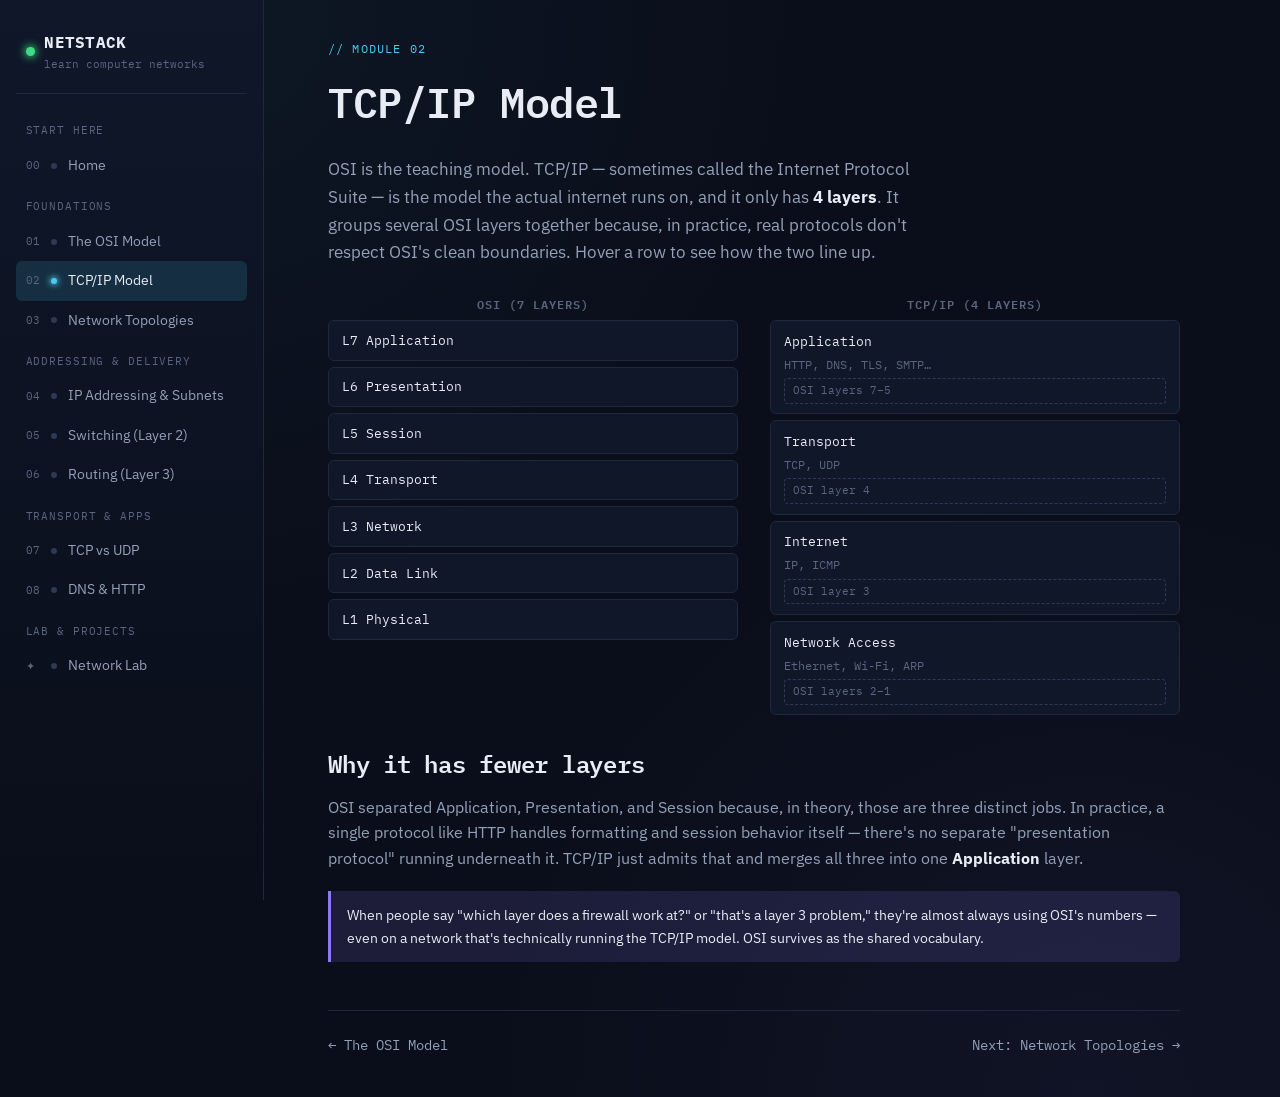
<file: tcpip-model.html>
<!DOCTYPE html>
<html lang="en">
<head>
<meta charset="UTF-8">
<meta name="viewport" content="width=device-width, initial-scale=1.0">
<title>TCP/IP Model — NETSTACK</title>
<link href="https://fonts.googleapis.com/css2?family=IBM+Plex+Mono:wght@400;500;600;700&family=IBM+Plex+Sans:wght@400;500;600&display=swap" rel="stylesheet">
<link rel="stylesheet" href="css/style.css">
<style>
  .compare { display: grid; grid-template-columns: 1fr 1fr; gap: 2rem; margin: 1.8rem 0; }
  @media (max-width: 760px) { .compare { grid-template-columns: 1fr; } }
  .compare h4 { text-align:center; color: var(--text-3); font-size: 0.75rem; text-transform: uppercase; letter-spacing: 0.08em; }
  .col-stack { display: flex; flex-direction: column; gap: 6px; }
  .osi-row, .tcpip-row {
    border: 1px solid var(--border);
    border-radius: var(--radius-sm);
    padding: 0.55rem 0.8rem;
    font-family: var(--mono);
    font-size: 0.82rem;
    background: var(--bg-panel);
    transition: box-shadow 0.15s, border-color 0.15s;
  }
  .tcpip-row { display: flex; flex-direction: column; gap: 4px; padding: 0.6rem 0.8rem; }
  .tcpip-row .osi-mini { font-size: 0.68rem; color: var(--text-3); border: 1px dashed var(--border-hi); border-radius: 4px; padding: 0.2rem 0.5rem; }
  .glow { border-color: var(--cyan) !important; box-shadow: 0 0 0 1px var(--cyan) inset; }
  .glow-dim { opacity: 0.35; }
</style>
</head>
<body>
<div class="app">
  <aside class="sidebar" id="sidebar-slot"></aside>
  <main>
    <div class="page-eyebrow">// module 02</div>
    <h1>TCP/IP Model</h1>
    <p class="lede">OSI is the teaching model. TCP/IP — sometimes called the Internet Protocol Suite — is the model the actual internet runs on, and it only has <b style="color:var(--text-1)">4 layers</b>. It groups several OSI layers together because, in practice, real protocols don't respect OSI's clean boundaries. Hover a row to see how the two line up.</p>

    <div class="compare">
      <div>
        <h4>OSI (7 layers)</h4>
        <div class="col-stack" id="osiCol"></div>
      </div>
      <div>
        <h4>TCP/IP (4 layers)</h4>
        <div class="col-stack" id="tcpipCol"></div>
      </div>
    </div>

    <h2>Why it has fewer layers</h2>
    <p>OSI separated Application, Presentation, and Session because, in theory, those are three distinct jobs. In practice, a single protocol like HTTP handles formatting and session behavior itself — there's no separate "presentation protocol" running underneath it. TCP/IP just admits that and merges all three into one <b style="color:var(--text-1)">Application</b> layer.</p>

    <div class="callout">When people say "which layer does a firewall work at?" or "that's a layer 3 problem," they're almost always using OSI's numbers — even on a network that's technically running the TCP/IP model. OSI survives as the shared vocabulary.</div>

    <div class="footer-nav">
      <a href="osi-model.html">← The OSI Model</a>
      <a href="topologies.html">Next: Network Topologies →</a>
    </div>
  </main>
</div>
<script src="js/nav.js"></script>
<script src="js/main.js"></script>
<script>
const OSI = [
  {n:7, name:'Application', group:0},
  {n:6, name:'Presentation', group:0},
  {n:5, name:'Session', group:0},
  {n:4, name:'Transport', group:1},
  {n:3, name:'Network', group:2},
  {n:2, name:'Data Link', group:3},
  {n:1, name:'Physical', group:3},
];
const TCPIP = [
  {name:'Application', desc:'HTTP, DNS, TLS, SMTP…', group:0, osi:'OSI layers 7–5'},
  {name:'Transport', desc:'TCP, UDP', group:1, osi:'OSI layer 4'},
  {name:'Internet', desc:'IP, ICMP', group:2, osi:'OSI layer 3'},
  {name:'Network Access', desc:'Ethernet, Wi-Fi, ARP', group:3, osi:'OSI layers 2–1'},
];

const osiCol = document.getElementById('osiCol');
OSI.forEach(l => {
  const d = document.createElement('div');
  d.className = 'osi-row';
  d.dataset.group = l.group;
  d.textContent = `L${l.n} ${l.name}`;
  osiCol.appendChild(d);
});

const tcpipCol = document.getElementById('tcpipCol');
TCPIP.forEach(l => {
  const d = document.createElement('div');
  d.className = 'tcpip-row';
  d.dataset.group = l.group;
  d.innerHTML = `<span style="color:var(--text-1)">${l.name}</span><span style="color:var(--text-3); font-size:0.72rem">${l.desc}</span><span class="osi-mini">${l.osi}</span>`;
  tcpipCol.appendChild(d);
});

function highlight(group) {
  document.querySelectorAll('.osi-row, .tcpip-row').forEach(el => {
    if (group === null) { el.classList.remove('glow','glow-dim'); return; }
    if (el.dataset.group === String(group)) { el.classList.add('glow'); el.classList.remove('glow-dim'); }
    else { el.classList.add('glow-dim'); el.classList.remove('glow'); }
  });
}
document.querySelectorAll('.osi-row, .tcpip-row').forEach(el => {
  el.addEventListener('mouseenter', () => highlight(el.dataset.group));
  el.addEventListener('mouseleave', () => highlight(null));
});
</script>
</body>
</html>
</file>
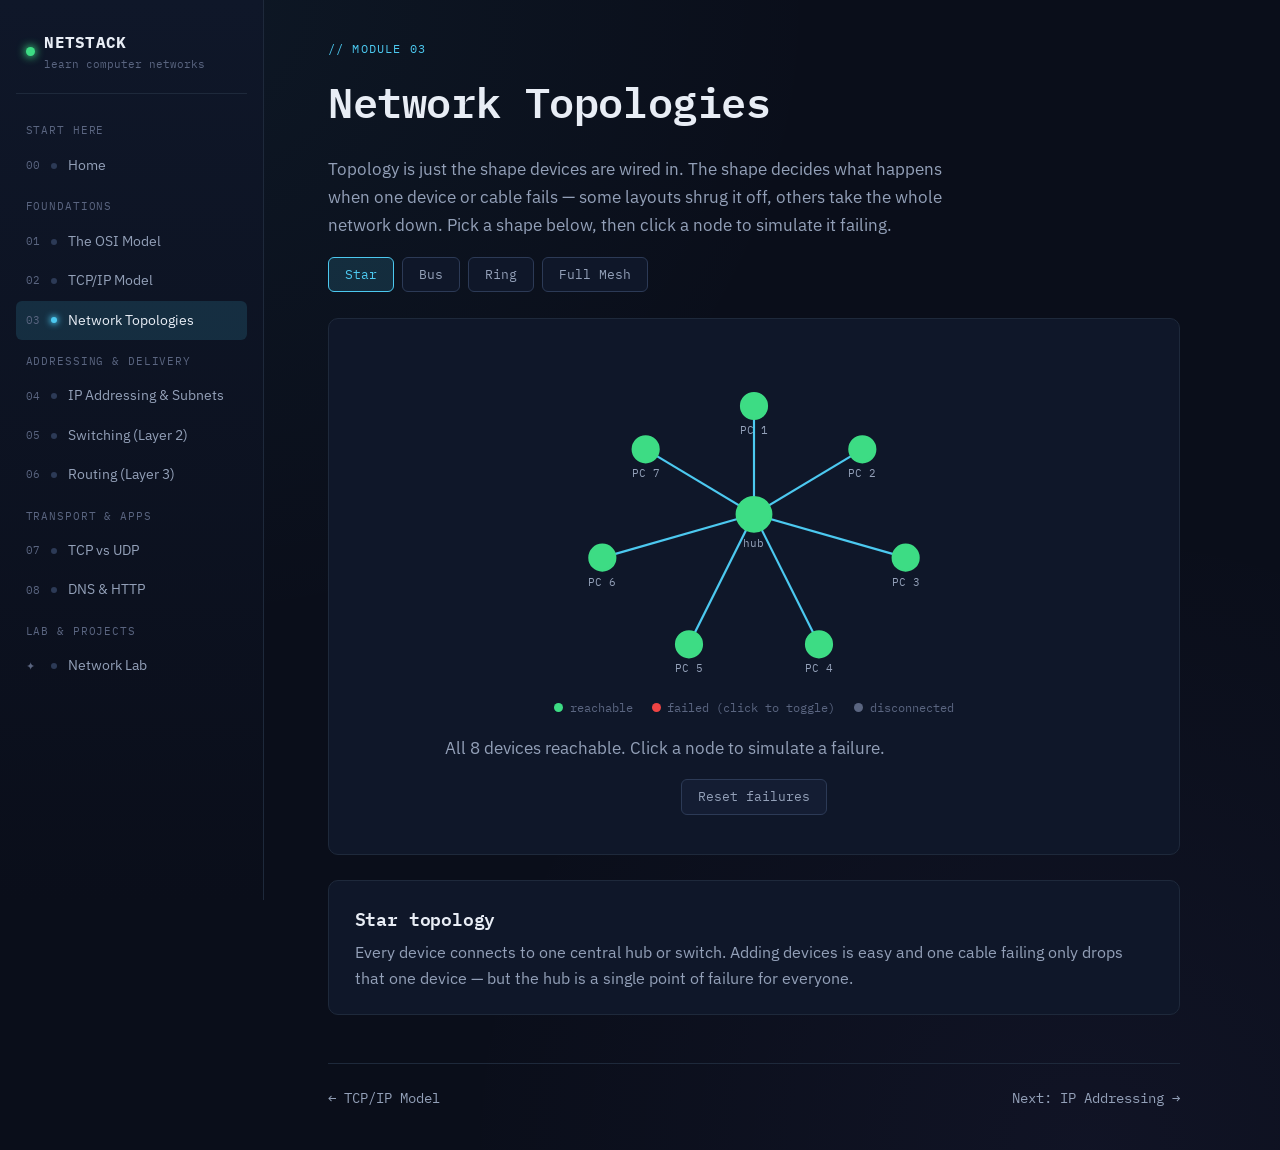
<file: topologies.html>
<!DOCTYPE html>
<html lang="en">
<head>
<meta charset="UTF-8">
<meta name="viewport" content="width=device-width, initial-scale=1.0">
<title>Network Topologies — NETSTACK</title>
<link href="https://fonts.googleapis.com/css2?family=IBM+Plex+Mono:wght@400;500;600;700&family=IBM+Plex+Sans:wght@400;500;600&display=swap" rel="stylesheet">
<link rel="stylesheet" href="css/style.css">
<style>
  .topo-tabs { display: flex; gap: 0.5rem; flex-wrap: wrap; margin: 1.2rem 0; }
  .topo-tab {
    font-family: var(--mono); font-size: 0.82rem;
    padding: 0.5rem 1rem; border-radius: var(--radius-sm);
    border: 1px solid var(--border-hi); color: var(--text-2); cursor: pointer; background: var(--bg-panel);
  }
  .topo-tab.active { color: var(--cyan); border-color: var(--cyan); background: var(--cyan-dim); }
  .topo-svg-wrap { display: flex; justify-content: center; }
  .topo-node circle { transition: fill 0.2s, stroke 0.2s; cursor: pointer; }
  .topo-node text { font-family: var(--mono); font-size: 10px; fill: var(--text-2); pointer-events: none; }
  .topo-edge { stroke: var(--border-hi); stroke-width: 2; transition: stroke 0.2s, opacity 0.2s; }
  .legend { display: flex; gap: 1.2rem; justify-content: center; margin-top: 0.6rem; font-family: var(--mono); font-size: 0.78rem; color: var(--text-3); }
  .legend span { display:flex; align-items:center; gap:0.4rem; }
  .dot { width: 9px; height: 9px; border-radius: 50%; display:inline-block; }
</style>
</head>
<body>
<div class="app">
  <aside class="sidebar" id="sidebar-slot"></aside>
  <main>
    <div class="page-eyebrow">// module 03</div>
    <h1>Network Topologies</h1>
    <p class="lede">Topology is just the shape devices are wired in. The shape decides what happens when one device or cable fails — some layouts shrug it off, others take the whole network down. Pick a shape below, then click a node to simulate it failing.</p>

    <div class="topo-tabs" id="tabs"></div>

    <div class="panel">
      <div class="topo-svg-wrap"><svg id="topoSvg" viewBox="0 0 480 320" width="100%" style="max-width:520px"></svg></div>
      <div class="legend">
        <span><span class="dot" style="background:var(--green)"></span> reachable</span>
        <span><span class="dot" style="background:var(--red)"></span> failed (click to toggle)</span>
        <span><span class="dot" style="background:var(--text-3)"></span> disconnected</span>
      </div>
      <p id="topoCaption" class="lede" style="text-align:center; margin-top:1rem"></p>
      <div class="btn-row" style="justify-content:center">
        <button class="btn secondary" id="resetTopo">Reset failures</button>
      </div>
    </div>

    <div class="panel" id="topoInfo"></div>

    <div class="footer-nav">
      <a href="tcpip-model.html">← TCP/IP Model</a>
      <a href="ip-addressing.html">Next: IP Addressing →</a>
    </div>
  </main>
</div>
<script src="js/nav.js"></script>
<script src="js/main.js"></script>
<script>
const TOPOLOGIES = {
  star: {
    label: 'Star',
    info: 'Every device connects to one central hub or switch. Adding devices is easy and one cable failing only drops that one device — but the hub is a single point of failure for everyone.',
    nodes: [
      {id:0, x:240, y:160, label:'hub', hubLike:true},
      {id:1, x:240, y:60}, {id:2, x:340, y:100}, {id:3, x:380, y:200},
      {id:4, x:300, y:280}, {id:5, x:180, y:280}, {id:6, x:100, y:200}, {id:7, x:140, y:100},
    ],
    edges: [[0,1],[0,2],[0,3],[0,4],[0,5],[0,6],[0,7]],
  },
  bus: {
    label: 'Bus',
    info: 'All devices tap into one shared backbone cable. Cheap to wire, but a single break splits the bus in two — and everything downstream of the break loses contact with everything upstream.',
    nodes: [
      {id:0, x:40, y:160, label:'end'},
      {id:1, x:105, y:160}, {id:2, x:170, y:160}, {id:3, x:235, y:160},
      {id:4, x:300, y:160}, {id:5, x:365, y:160}, {id:6, x:430, y:160, label:'end'},
    ],
    edges: [[0,1],[1,2],[2,3],[3,4],[4,5],[5,6]],
  },
  ring: {
    label: 'Ring',
    info: 'Each device connects to exactly two neighbors, forming a loop. Data can travel either direction, so a single failed link or node still leaves a path around the other way — but a second failure can cut the ring in two.',
    nodes: (() => {
      const n = 8, out = [];
      for (let i=0;i<n;i++) {
        const a = (i / n) * 2 * Math.PI - Math.PI/2;
        out.push({id:i, x: 240 + 130*Math.cos(a), y: 170 + 130*Math.sin(a)});
      }
      return out;
    })(),
    edges: (() => { const e=[]; for(let i=0;i<8;i++) e.push([i,(i+1)%8]); return e; })(),
  },
  mesh: {
    label: 'Full Mesh',
    info: 'Every device connects directly to every other device. Extremely resilient — many nodes have to fail before the network fragments — but the cabling cost explodes as devices are added.',
    nodes: [
      {id:0, x:240, y:60}, {id:1, x:380, y:130}, {id:2, x:380, y:230},
      {id:3, x:240, y:280}, {id:4, x:100, y:230}, {id:5, x:100, y:130},
    ],
    edges: (() => { const e=[]; for(let i=0;i<6;i++) for(let j=i+1;j<6;j++) e.push([i,j]); return e; })(),
  },
};

let current = 'star';
let failed = new Set();

const tabsEl = document.getElementById('tabs');
Object.keys(TOPOLOGIES).forEach(key => {
  const b = document.createElement('button');
  b.className = 'topo-tab' + (key === current ? ' active' : '');
  b.textContent = TOPOLOGIES[key].label;
  b.dataset.key = key;
  b.addEventListener('click', () => { current = key; failed = new Set(); render(); updateTabs(); });
  tabsEl.appendChild(b);
});
function updateTabs() {
  [...tabsEl.children].forEach(b => b.classList.toggle('active', b.dataset.key === current));
}

function reachableSet(nodes, edges, failedSet) {
  const alive = nodes.filter(n => !failedSet.has(n.id)).map(n => n.id);
  if (alive.length === 0) return new Set();
  const ref = alive[0];
  const adj = {};
  nodes.forEach(n => adj[n.id] = []);
  edges.forEach(([a,b]) => {
    if (!failedSet.has(a) && !failedSet.has(b)) { adj[a].push(b); adj[b].push(a); }
  });
  const seen = new Set([ref]);
  const q = [ref];
  while (q.length) {
    const cur = q.shift();
    adj[cur].forEach(nb => { if (!seen.has(nb) && !failedSet.has(nb)) { seen.add(nb); q.push(nb); } });
  }
  return seen;
}

const svg = document.getElementById('topoSvg');
const caption = document.getElementById('topoCaption');
const infoBox = document.getElementById('topoInfo');

function render() {
  const t = TOPOLOGIES[current];
  const reach = reachableSet(t.nodes, t.edges, failed);
  svg.innerHTML = '';
  const ns = 'http://www.w3.org/2000/svg';

  t.edges.forEach(([a,b]) => {
    const na = t.nodes.find(n=>n.id===a), nb = t.nodes.find(n=>n.id===b);
    const line = document.createElementNS(ns, 'line');
    line.setAttribute('x1', na.x); line.setAttribute('y1', na.y);
    line.setAttribute('x2', nb.x); line.setAttribute('y2', nb.y);
    line.setAttribute('class', 'topo-edge');
    const dead = failed.has(a) || failed.has(b) || !reach.has(a) || !reach.has(b);
    line.style.opacity = dead ? '0.25' : '1';
    if (!dead) line.style.stroke = 'var(--cyan)';
    svg.appendChild(line);
  });

  t.nodes.forEach(n => {
    const g = document.createElementNS(ns, 'g');
    g.setAttribute('class', 'topo-node');
    const c = document.createElementNS(ns, 'circle');
    c.setAttribute('cx', n.x); c.setAttribute('cy', n.y);
    c.setAttribute('r', n.hubLike ? 16 : 12);
    let fill = 'var(--text-3)';
    let stroke = 'var(--border-hi)';
    if (failed.has(n.id)) { fill = 'var(--red)'; stroke = 'var(--red)'; }
    else if (reach.has(n.id)) { fill = 'var(--green)'; stroke = 'var(--green)'; }
    c.setAttribute('fill', fill);
    c.setAttribute('stroke', stroke);
    c.setAttribute('stroke-width', '2');
    c.addEventListener('click', () => {
      if (failed.has(n.id)) failed.delete(n.id); else failed.add(n.id);
      render();
    });
    g.appendChild(c);
    const label = document.createElementNS(ns, 'text');
    label.setAttribute('x', n.x); label.setAttribute('y', n.y + (n.hubLike ? 30 : 26));
    label.setAttribute('text-anchor', 'middle');
    label.textContent = n.label || ('PC ' + n.id);
    g.appendChild(label);
    svg.appendChild(g);
  });

  const total = t.nodes.length;
  const downCount = total - reach.size;
  if (failed.size === 0) {
    caption.textContent = `All ${total} devices reachable. Click a node to simulate a failure.`;
  } else if (downCount === failed.size) {
    caption.textContent = `${failed.size} device(s) failed. The rest of the network is unaffected — still ${reach.size} reachable.`;
  } else {
    caption.textContent = `${failed.size} device(s) failed, and it split the network: only ${reach.size} of ${total} devices can still reach each other.`;
  }
  infoBox.innerHTML = `<h3>${t.label} topology</h3><p style="margin:0">${t.info}</p>`;
}

document.getElementById('resetTopo').addEventListener('click', () => { failed = new Set(); render(); });
render();
</script>
</body>
</html>
</file>
<file: css/style.css>
/* ============================================================
   NETSTACK — a beginner's guide to computer networks
   Design tokens
   ============================================================ */
:root {
  /* backgrounds */
  --bg:        #0a0e1a;
  --bg-panel:  #0f1729;
  --bg-panel-2:#141d33;
  --bg-raised: #182238;
  --border:    #1e293b;
  --border-hi: #2c3a56;

  /* text */
  --text-1: #e8edf5;
  --text-2: #93a0b8;
  --text-3: #5a6580;

  /* signal / status colors — modeled on real router/switch LEDs */
  --cyan:   #4cc9f0;   /* data in flight */
  --cyan-dim: rgba(76,201,240,0.14);
  --green:  #3ddc84;   /* link up / success / ack */
  --green-dim: rgba(61,220,132,0.14);
  --amber:  #f5a623;   /* warning / collision / retransmit */
  --amber-dim: rgba(245,166,35,0.14);
  --red:    #ef4444;   /* link down / dropped */
  --red-dim: rgba(239,68,68,0.14);
  --violet: #8b7cf6;   /* headers / secondary emphasis */
  --violet-dim: rgba(139,124,246,0.14);

  --mono: 'IBM Plex Mono', ui-monospace, SFMono-Regular, Menlo, monospace;
  --sans: 'IBM Plex Sans', -apple-system, BlinkMacSystemFont, 'Segoe UI', sans-serif;

  --radius: 10px;
  --radius-sm: 6px;
  --sidebar-w: 264px;
}

* { box-sizing: border-box; }
html { scroll-behavior: smooth; }

body {
  margin: 0;
  background: var(--bg);
  background-image:
    radial-gradient(circle at 15% 0%, rgba(76,201,240,0.05), transparent 40%),
    radial-gradient(circle at 85% 100%, rgba(139,124,246,0.05), transparent 40%);
  color: var(--text-1);
  font-family: var(--sans);
  line-height: 1.6;
  min-height: 100vh;
}

a { color: var(--cyan); text-decoration: none; }
a:hover { text-decoration: underline; }

code, .mono { font-family: var(--mono); }

h1, h2, h3, h4 {
  font-family: var(--mono);
  font-weight: 600;
  letter-spacing: -0.01em;
  color: var(--text-1);
  margin: 0 0 0.5em;
}
h1 { font-size: clamp(1.8rem, 4vw, 2.6rem); }
h2 { font-size: 1.5rem; }
h3 { font-size: 1.1rem; }

p { color: var(--text-2); margin: 0 0 1em; }

::selection { background: var(--cyan-dim); color: var(--text-1); }

:focus-visible {
  outline: 2px solid var(--cyan);
  outline-offset: 2px;
}

@media (prefers-reduced-motion: reduce) {
  * { animation-duration: 0.001ms !important; animation-iteration-count: 1 !important; transition-duration: 0.001ms !important; }
}

/* ============================================================
   LAYOUT
   ============================================================ */
.app {
  display: grid;
  grid-template-columns: var(--sidebar-w) 1fr;
  min-height: 100vh;
}

.sidebar {
  border-right: 1px solid var(--border);
  padding: 1.5rem 1rem;
  position: sticky;
  top: 0;
  height: 100vh;
  overflow-y: auto;
  background: linear-gradient(180deg, var(--bg-panel), var(--bg));
}

.brand {
  display: flex;
  align-items: center;
  gap: 0.6rem;
  padding: 0.4rem 0.6rem 1.2rem;
  border-bottom: 1px solid var(--border);
  margin-bottom: 1rem;
}
.brand-led {
  width: 9px; height: 9px; border-radius: 50%;
  background: var(--green);
  box-shadow: 0 0 8px 1px var(--green);
  animation: blink 2.4s ease-in-out infinite;
  flex-shrink: 0;
}
@keyframes blink { 0%,100% { opacity: 1; } 50% { opacity: 0.35; } }
.brand-name { font-family: var(--mono); font-weight: 700; font-size: 1rem; letter-spacing: 0.02em; }
.brand-sub { font-family: var(--mono); font-size: 0.68rem; color: var(--text-3); display: block; }

.nav-group-label {
  font-family: var(--mono);
  font-size: 0.68rem;
  text-transform: uppercase;
  letter-spacing: 0.08em;
  color: var(--text-3);
  padding: 0.8rem 0.6rem 0.4rem;
}

.nav-port {
  display: flex;
  align-items: center;
  gap: 0.65rem;
  padding: 0.55rem 0.6rem;
  border-radius: var(--radius-sm);
  color: var(--text-2);
  font-size: 0.85rem;
  transition: background 0.15s, color 0.15s;
}
.nav-port:hover { background: var(--bg-panel-2); color: var(--text-1); text-decoration: none; }
.nav-port.active { background: var(--cyan-dim); color: var(--text-1); }
.nav-port .port-num {
  font-family: var(--mono);
  font-size: 0.68rem;
  color: var(--text-3);
  width: 1.4em;
}
.nav-port .port-led {
  width: 6px; height: 6px; border-radius: 50%;
  background: var(--border-hi);
  flex-shrink: 0;
}
.nav-port.active .port-led { background: var(--cyan); box-shadow: 0 0 6px 1px var(--cyan); }

main {
  padding: 2.5rem clamp(1.2rem, 5vw, 4rem);
  max-width: 980px;
}

.page-eyebrow {
  font-family: var(--mono);
  font-size: 0.72rem;
  color: var(--cyan);
  text-transform: uppercase;
  letter-spacing: 0.1em;
  margin-bottom: 0.6rem;
}

.lede { font-size: 1.08rem; color: var(--text-2); max-width: 62ch; }

/* ============================================================
   COMPONENTS
   ============================================================ */
.panel {
  background: var(--bg-panel);
  border: 1px solid var(--border);
  border-radius: var(--radius);
  padding: 1.4rem 1.6rem;
  margin: 1.6rem 0;
}

.card-grid {
  display: grid;
  grid-template-columns: repeat(auto-fit, minmax(260px, 1fr));
  gap: 1rem;
  margin: 1.8rem 0;
}

.topic-card {
  display: block;
  background: var(--bg-panel);
  border: 1px solid var(--border);
  border-radius: var(--radius);
  padding: 1.2rem 1.3rem;
  transition: border-color 0.15s, transform 0.15s;
}
.topic-card:hover {
  border-color: var(--border-hi);
  transform: translateY(-2px);
  text-decoration: none;
}
.topic-card .num {
  font-family: var(--mono);
  color: var(--text-3);
  font-size: 0.75rem;
}
.topic-card h3 { margin: 0.35rem 0 0.3rem; color: var(--text-1); }
.topic-card p { font-size: 0.88rem; margin: 0; }

.btn {
  font-family: var(--mono);
  font-size: 0.82rem;
  background: var(--cyan-dim);
  color: var(--cyan);
  border: 1px solid rgba(76,201,240,0.35);
  border-radius: var(--radius-sm);
  padding: 0.55rem 1rem;
  cursor: pointer;
  transition: background 0.15s, transform 0.1s;
}
.btn:hover { background: rgba(76,201,240,0.24); }
.btn:active { transform: scale(0.97); }
.btn.secondary { background: var(--bg-panel-2); color: var(--text-2); border-color: var(--border-hi); }
.btn.secondary:hover { color: var(--text-1); }
.btn:disabled { opacity: 0.4; cursor: not-allowed; }

.btn-row { display: flex; gap: 0.6rem; flex-wrap: wrap; margin: 1rem 0; }

input[type="text"], input[type="number"], select {
  font-family: var(--mono);
  background: var(--bg);
  border: 1px solid var(--border-hi);
  color: var(--text-1);
  border-radius: var(--radius-sm);
  padding: 0.5rem 0.7rem;
  font-size: 0.9rem;
}
input[type="range"] { accent-color: var(--cyan); }

.tag {
  display: inline-block;
  font-family: var(--mono);
  font-size: 0.7rem;
  padding: 0.15rem 0.5rem;
  border-radius: 4px;
  margin-right: 0.3rem;
}
.tag.cyan { background: var(--cyan-dim); color: var(--cyan); }
.tag.green { background: var(--green-dim); color: var(--green); }
.tag.amber { background: var(--amber-dim); color: var(--amber); }
.tag.red { background: var(--red-dim); color: var(--red); }
.tag.violet { background: var(--violet-dim); color: var(--violet); }

table { border-collapse: collapse; width: 100%; font-size: 0.88rem; }
th, td { text-align: left; padding: 0.5rem 0.7rem; border-bottom: 1px solid var(--border); }
th { font-family: var(--mono); color: var(--text-3); font-weight: 500; font-size: 0.75rem; text-transform: uppercase; letter-spacing: 0.04em; }
td { color: var(--text-2); font-family: var(--mono); }

.callout {
  border-left: 3px solid var(--violet);
  background: var(--violet-dim);
  border-radius: 0 var(--radius-sm) var(--radius-sm) 0;
  padding: 0.8rem 1rem;
  font-size: 0.9rem;
  color: var(--text-1);
  margin: 1.2rem 0;
}

.packet {
  width: 12px; height: 12px; border-radius: 50%;
  background: var(--cyan);
  box-shadow: 0 0 10px 2px var(--cyan);
}

.footer-nav {
  display: flex;
  justify-content: space-between;
  border-top: 1px solid var(--border);
  margin-top: 3rem;
  padding-top: 1.5rem;
}
.footer-nav a { font-family: var(--mono); font-size: 0.85rem; color: var(--text-2); }
.footer-nav a:hover { color: var(--cyan); }

.hidden { display: none !important; }

@media (max-width: 800px) {
  .app { grid-template-columns: 1fr; }
  .sidebar { position: relative; height: auto; }
}
</file>
